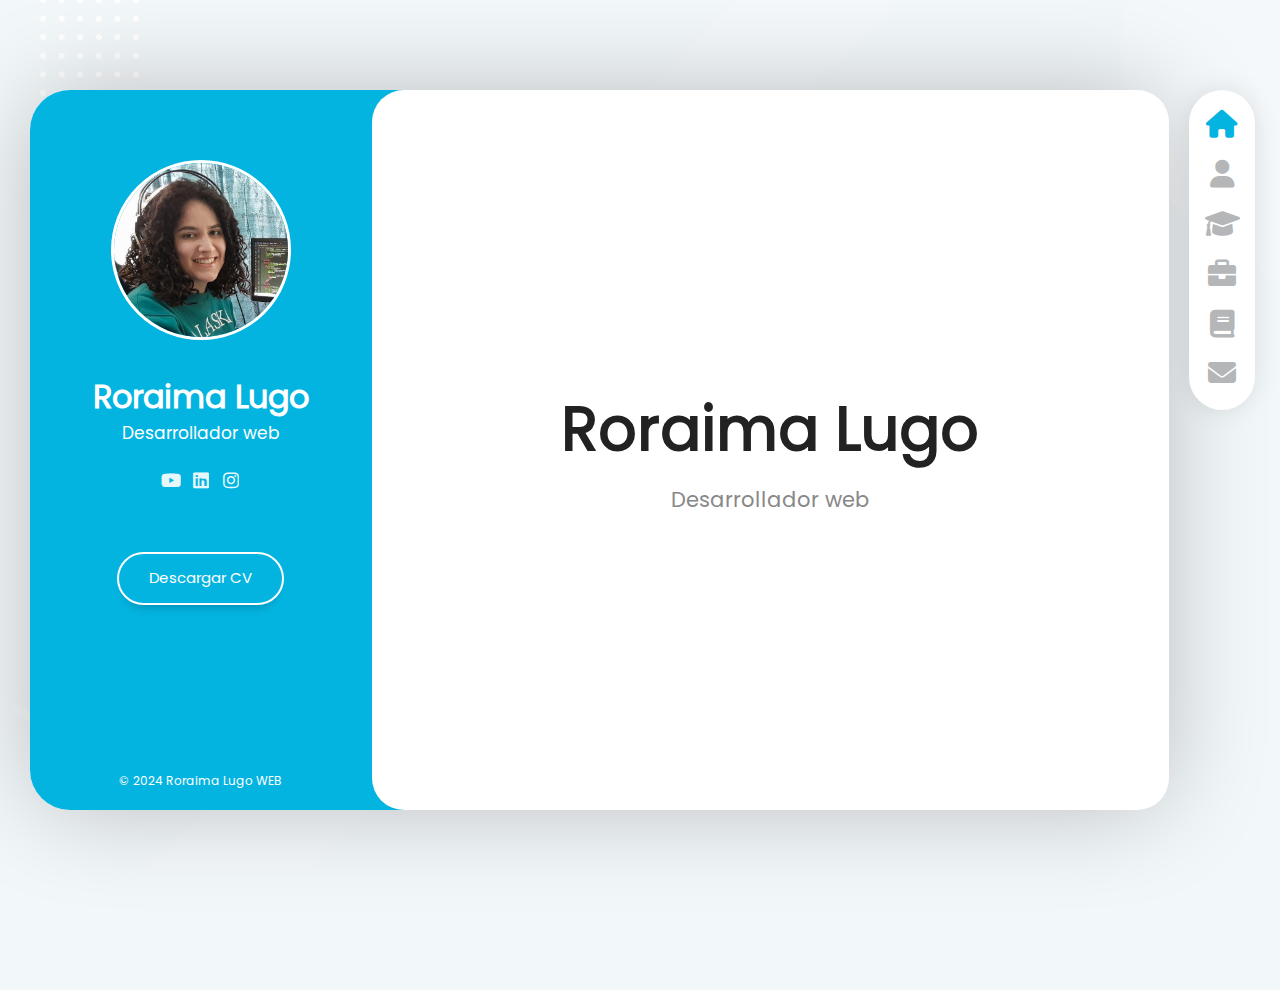
<file: index.html>
<!DOCTYPE html>
<html lang="es">
<head>
    <meta charset="UTF-8">
    <meta http-equiv="X-UA-Compatible" content="IE=edge">
    <meta name="viewport" content="width=device-width, initial-scale=1, maximun-scale=1">
    <title>Portafolio - Roraima Lugo</title>

    <!--Estilos-->
    <link rel="stylesheet" href="./assets/fonts/fontawesome-free-6.1.2-web/css/all.min.css">
    <link rel="stylesheet" href="./assets/fonts/poppins/poppins.css">
    <link rel="stylesheet" href="./assets/css/reset.css">
    <link rel="stylesheet" href="./assets/css/scroll.css">
    <link rel="stylesheet" href="./assets/css/styles.css">
    <link rel="stylesheet" href="./assets/css/responsive.css">

    <!--Scripts JS-->
    <script src="./assets/js/menu.js" defer></script>
</head>
<body>
    
    <!--Layout Principal-->
    <div class="layout">

        <!--Barra lateral (info usuario)-->
        <aside class="layout__aside">

            <section class="aside__user-info">

                <!--Informacion general usuario-->
                <div class="user-info__general">
                    <div class="user-info__container-image">
                        <img src="./assets/img/default-user-2.jpeg" class="user-info__image" alt="Foto de perfil del usuario">
                    </div>

                    <h2 class="user-info__name">Roraima Lugo</h2>
                    <h4 class="user-info__job">Desarrollador web</h4>
                </div>

                <!--Menú de navegación-->
                <nav class="layout__menu">
                    <ul class="menu__list">
                        
                        <li class="menu__option">
                            <a href="index.html" class="menu__link menu__link--active">
                                <i class="fa-solid fa-home menu__icon"></i>
                                <span class="menu__overlay">Home</span>
                            </a>
                        </li>

                        <li class="menu__option">
                            <a href="sobre-mi.html" class="menu__link">
                                <i class="fa-solid fa-user menu__icon"></i>
                                <span class="menu__overlay">Sobre mí</span>
                            </a>
                        </li>

                        <li class="menu__option">
                            <a href="estudios.html" class="menu__link">
                                <i class="fa-solid fa-graduation-cap menu__icon"></i>
                                <span class="menu__overlay">Estudios</span>
                            </a>
                        </li>

                        <li class="menu__option">
                            <a href="portafolio.html" class="menu__link">
                                <i class="fa-solid fa-briefcase menu__icon"></i>
                                <span class="menu__overlay">Portafolio</span>
                            </a>
                        </li>

                        <li class="menu__option">
                            <a href="blog.html" class="menu__link">
                                <i class="fa-solid fa-book menu__icon"></i>
                                <span class="menu__overlay">Blog</span>
                            </a>
                        </li>

                        <li class="menu__option">
                            <a href="contacto.html" class="menu__link">
                                <i class="fa-solid fa-envelope menu__icon"></i>
                                <span class="menu__overlay">Contacto</span>
                            </a>
                        </li>

                    </ul>
                </nav>

                <!--Links a redes sociales-->
                <div class="user-info__links">
                    <ul class="links__social">

                        <li class="social__option">
                            <a href="#" class="social__link">
                                <i class="fa-brands fa-youtube social__icon"></i>
                            </a>
                        </li>

                        <li class="social__option">
                            <a href="#" class="social__link">
                                <i class="fa-brands fa-linkedin social__icon"></i>
                            </a>
                        </li>

                        <li class="social__option">
                            <a href="#" class="social__link">
                                <i class="fa-brands fa-instagram social__icon"></i>
                            </a>
                        </li>

                    </ul>
                </div>

                <!--Boton del curriculo-->
                <div class="user-info__buttons">
                    <a href="#" class="user-info__btn">Descargar CV</a>
                </div>


                <!--Pie de página-->
                <footer class="user-info__footer">
                    &copy; 2024 Roraima Lugo WEB
                </footer>

            </section>

        </aside>

        <!--Menu responsive-->
        <div class="layout__menu-toggle">
            <i class="menu-toggle__icon fa-solid fa-bars"></i>
            <i class="menu-toggle__icon fa-solid fa-xmark"></i>
        </div>
        
        <!--Contenido principal-->
        <main class="layout__content">

            <section class="content__page">

                <h1 class="page__name">Roraima Lugo</h1>
                <h2 class="page__job">Desarrollador web</h2>

            </section>

        </main>

    </div>

</body>
</html>
</file>
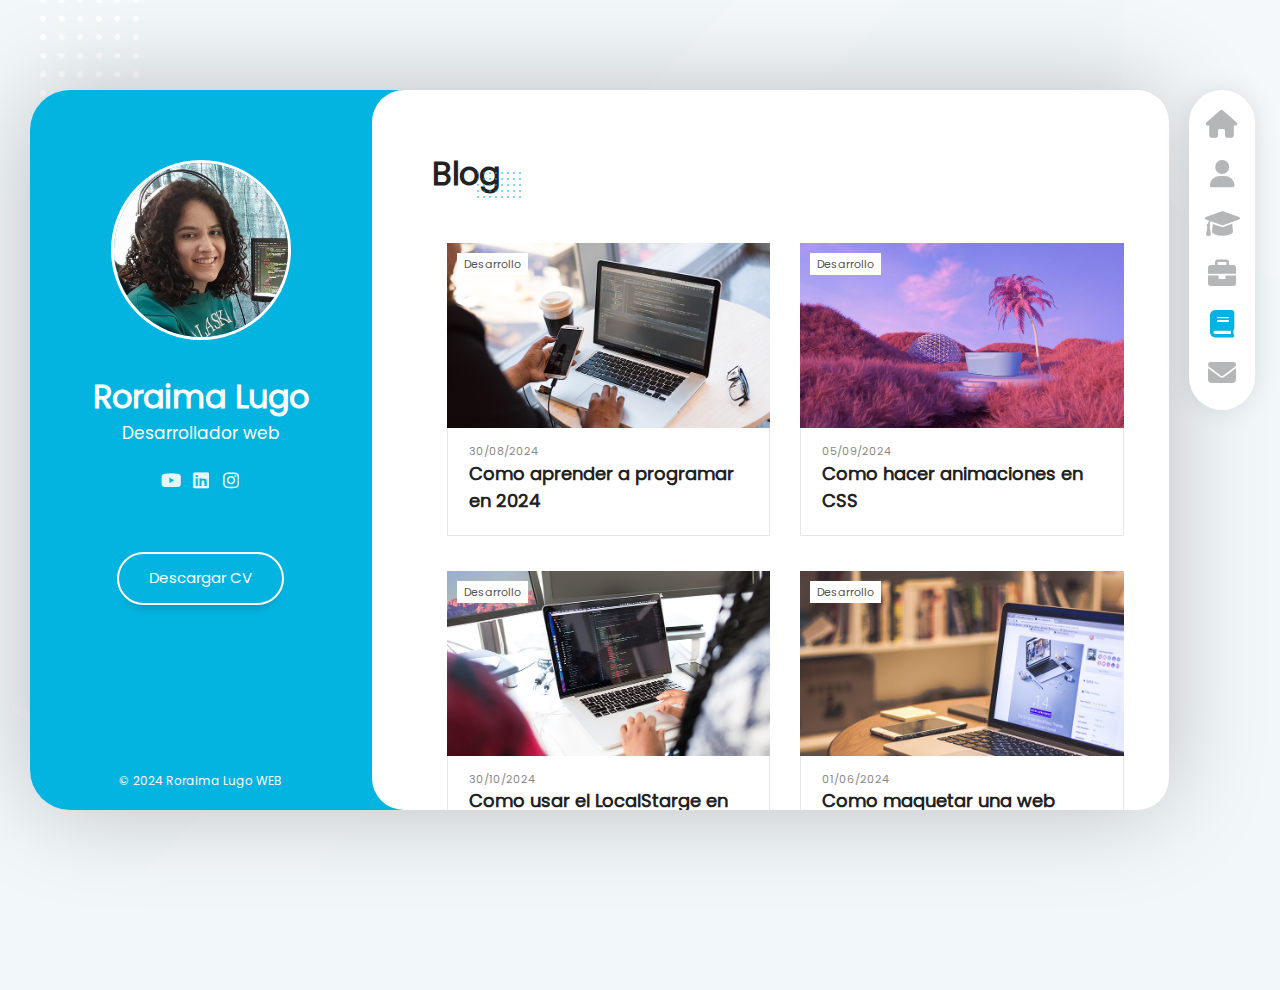
<file: blog.html>
<!DOCTYPE html>
<html lang="es">
<head>
    <meta charset="UTF-8">
    <meta http-equiv="X-UA-Compatible" content="IE=edge">
    <meta name="viewport" content="width=device-width, initial-scale=1, maximun-scale=1">
    <title>Portafolio - Roraima Lugo</title>

    <!--Estilos-->
    <link rel="stylesheet" href="./assets/fonts/fontawesome-free-6.1.2-web/css/all.min.css">
    <link rel="stylesheet" href="./assets/fonts/poppins/poppins.css">
    <link rel="stylesheet" href="./assets/css/reset.css">
    <link rel="stylesheet" href="./assets/css/scroll.css">
    <link rel="stylesheet" href="./assets/css/styles.css">
    <link rel="stylesheet" href="./assets/css/responsive.css">

    <!--Scripts JS-->
    <script src="./assets/js/menu.js" defer></script>
</head>
<body>
    
    <!--Layout Principal-->
    <div class="layout">

        <!--Barra lateral (info usuario)-->
        <aside class="layout__aside">

            <section class="aside__user-info">

                <!--Informacion general usuario-->
                <div class="user-info__general">
                    <div class="user-info__container-image">
                        <img src="./assets/img/default-user-2.jpeg" class="user-info__image" alt="Foto de perfil del usuario">
                    </div>

                    <h2 class="user-info__name">Roraima Lugo</h2>
                    <h4 class="user-info__job">Desarrollador web</h4>
                </div>

                <!--Menú de navegación-->
                <nav class="layout__menu">
                    <ul class="menu__list">
                        
                        <li class="menu__option">
                            <a href="index.html" class="menu__link">
                                <i class="fa-solid fa-home menu__icon"></i>
                                <span class="menu__overlay">Home</span>
                            </a>
                        </li>

                        <li class="menu__option">
                            <a href="sobre-mi.html" class="menu__link">
                                <i class="fa-solid fa-user menu__icon"></i>
                                <span class="menu__overlay">Sobre mí</span>
                            </a>
                        </li>

                        <li class="menu__option">
                            <a href="estudios.html" class="menu__link">
                                <i class="fa-solid fa-graduation-cap menu__icon"></i>
                                <span class="menu__overlay">Estudios</span>
                            </a>
                        </li>

                        <li class="menu__option">
                            <a href="portafolio.html" class="menu__link">
                                <i class="fa-solid fa-briefcase menu__icon"></i>
                                <span class="menu__overlay">Portafolio</span>
                            </a>
                        </li>

                        <li class="menu__option">
                            <a href="blog.html" class="menu__link menu__link--active">
                                <i class="fa-solid fa-book menu__icon"></i>
                                <span class="menu__overlay">Blog</span>
                            </a>
                        </li>

                        <li class="menu__option">
                            <a href="contacto.html" class="menu__link">
                                <i class="fa-solid fa-envelope menu__icon"></i>
                                <span class="menu__overlay">Contacto</span>
                            </a>
                        </li>

                    </ul>
                </nav>

                <!--Links a redes sociales-->
                <div class="user-info__links">
                    <ul class="links__social">

                        <li class="social__option">
                            <a href="#" class="social__link">
                                <i class="fa-brands fa-youtube social__icon"></i>
                            </a>
                        </li>

                        <li class="social__option">
                            <a href="#" class="social__link">
                                <i class="fa-brands fa-linkedin social__icon"></i>
                            </a>
                        </li>

                        <li class="social__option">
                            <a href="#" class="social__link">
                                <i class="fa-brands fa-instagram social__icon"></i>
                            </a>
                        </li>

                    </ul>
                </div>

                <!--Boton del curriculo-->
                <div class="user-info__buttons">
                    <a href="#" class="user-info__btn">Descargar CV</a>
                </div>


                <!--Pie de página-->
                <footer class="user-info__footer">
                    &copy; 2024 Roraima Lugo WEB
                </footer>

            </section>

        </aside>

        <!--Menu responsive-->
        <div class="layout__menu-toggle">
            <i class="menu-toggle__icon fa-solid fa-bars"></i>
            <i class="menu-toggle__icon fa-solid fa-xmark"></i>
        </div>

        <!--Contenido principal-->
        <main class="layout__content">

            <section class="content__page content__blog">

                <header class="blog__header">
                    <h1 class="blog__title">Blog</h1>
                </header>
                
                <section class="blog__articles">
                    
                    <article class="articles__article">
                        <div class="article__top">
                            <div class="article__category">Desarrollo</div>
                            <a href="#" class="article__image-link">
                                <div class="article__mask">
                                    <img src="./assets/img/articulo-1.jpg" class="article__image" alt="Imagen del blog">
                                </div>

                                <div class="article__logo">
                                    <i class="article__icon fa-solid fa-book"></i>
                                </div>
                            </a>
                        </div>
                        <div class="article__bottom">
                            <time datetime="2024-08-30" class="article__date">30/08/2024</time>
                            <a href="#" class="article__link">
                                <h2 class="article__title">Como aprender a programar en 2024</h2>
                            </a>
                        </div>
                    </article>

                    <article class="articles__article">
                        <div class="article__top">
                            <div class="article__category">Desarrollo</div>
                            <a href="#" class="article__image-link">
                                <div class="article__mask">
                                    <img src="./assets/img/articulo-2.jpg" class="article__image" alt="Imagen del blog">
                                </div>

                                <div class="article__logo">
                                    <i class="article__icon fa-solid fa-book"></i>
                                </div>
                            </a>
                        </div>
                        <div class="article__bottom">
                            <time datetime="2024-09-05" class="article__date">05/09/2024</time>
                            <a href="#" class="article__link">
                                <h2 class="article__title">Como hacer animaciones en CSS</h2>
                            </a>
                        </div>
                    </article>

                    <article class="articles__article">
                        <div class="article__top">
                            <div class="article__category">Desarrollo</div>
                            <a href="#" class="article__image-link">
                                <div class="article__mask">
                                    <img src="./assets/img/articulo-3.jpg" class="article__image" alt="Imagen del blog">
                                </div>

                                <div class="article__logo">
                                    <i class="article__icon fa-solid fa-book"></i>
                                </div>
                            </a>
                        </div>
                        <div class="article__bottom">
                            <time datetime="2024-10-30" class="article__date">30/10/2024</time>
                            <a href="#" class="article__link">
                                <h2 class="article__title">Como usar el LocalStarge en JS</h2>
                            </a>
                        </div>
                    </article>

                    <article class="articles__article">
                        <div class="article__top">
                            <div class="article__category">Desarrollo</div>
                            <a href="#" class="article__image-link">
                                <div class="article__mask">
                                    <img src="./assets/img/articulo-4.jpg" class="article__image" alt="Imagen del blog">
                                </div>

                                <div class="article__logo">
                                    <i class="article__icon fa-solid fa-book"></i>
                                </div>
                            </a>
                        </div>
                        <div class="article__bottom">
                            <time datetime="2024-06-10" class="article__date">01/06/2024</time>
                            <a href="#" class="article__link">
                                <h2 class="article__title">Como maquetar una web</h2>
                            </a>
                        </div>
                    </article>

                </section>

            </section>

        </main>

    </div>

</body>
</html>
</file>
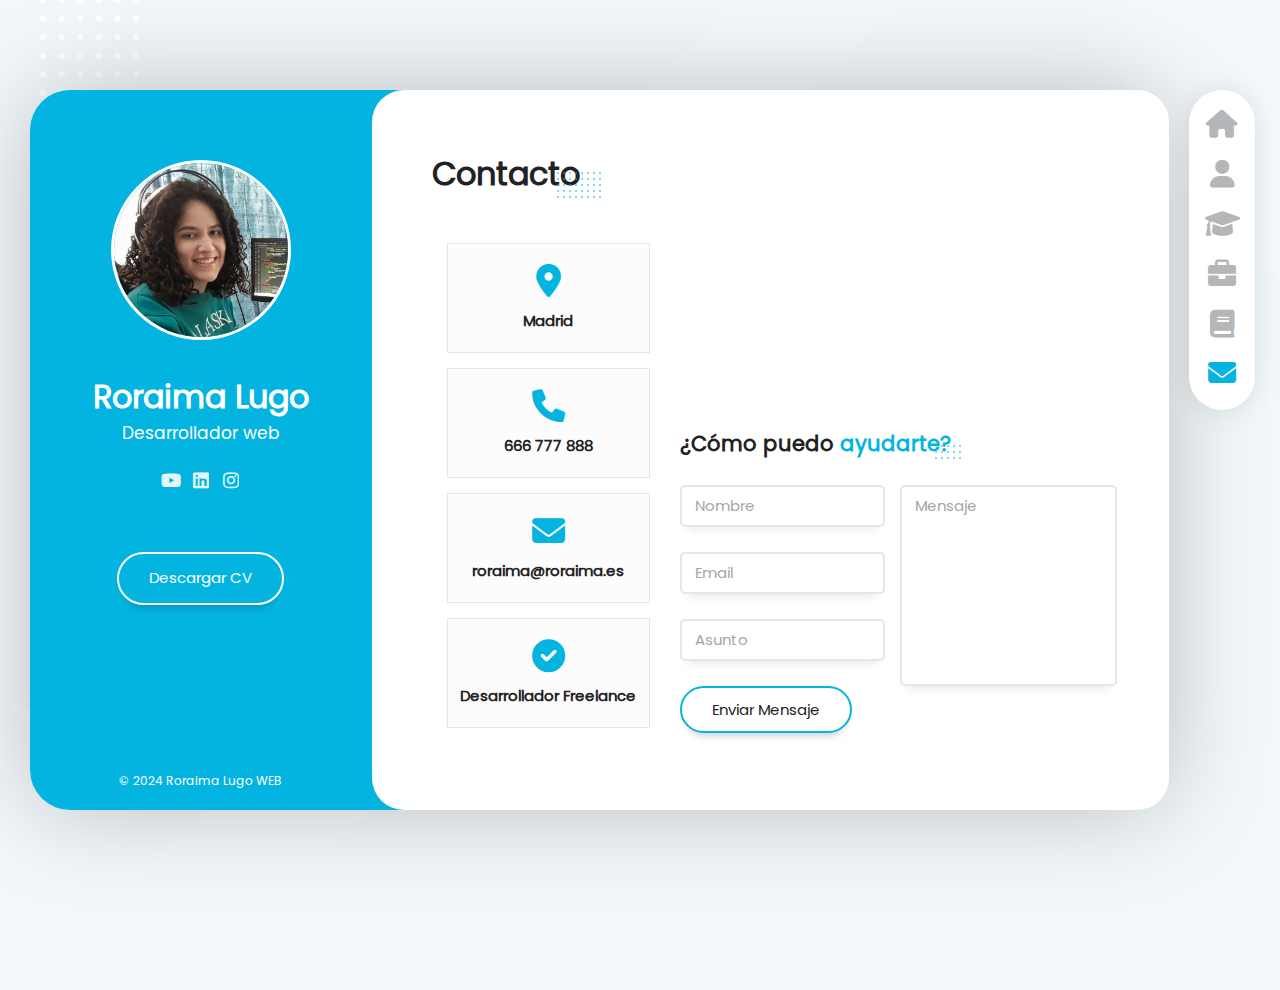
<file: contacto.html>
<!DOCTYPE html>
<html lang="es">
<head>
    <meta charset="UTF-8">
    <meta http-equiv="X-UA-Compatible" content="IE=edge">
    <meta name="viewport" content="width=device-width, initial-scale=1, maximun-scale=1">
    <title>Portafolio - Roraima Lugo</title>

    <!--Estilos-->
    <link rel="stylesheet" href="./assets/fonts/fontawesome-free-6.1.2-web/css/all.min.css">
    <link rel="stylesheet" href="./assets/fonts/poppins/poppins.css">
    <link rel="stylesheet" href="./assets/css/reset.css">
    <link rel="stylesheet" href="./assets/css/scroll.css">
    <link rel="stylesheet" href="./assets/css/styles.css">
    <link rel="stylesheet" href="./assets/css/loader.css">
    <link rel="stylesheet" href="./assets/css/responsive.css">

    <!--Scripts JS-->
    <script src="./assets/js/map.js" defer></script>   
    <script src="./assets/js/menu.js" defer></script>

</head>
<body>
    
    <!--Layout Principal-->
    <div class="layout">

        <!--Barra lateral (info usuario)-->
        <aside class="layout__aside">

            <section class="aside__user-info">

                <!--Informacion general usuario-->
                <div class="user-info__general">
                    <div class="user-info__container-image">
                        <img src="./assets/img/default-user-2.jpeg" class="user-info__image" alt="Foto de perfil del usuario">
                    </div>

                    <h2 class="user-info__name">Roraima Lugo</h2>
                    <h4 class="user-info__job">Desarrollador web</h4>
                </div>

                <!--Menú de navegación-->
                <nav class="layout__menu">
                    <ul class="menu__list">
                        
                        <li class="menu__option">
                            <a href="index.html" class="menu__link">
                                <i class="fa-solid fa-home menu__icon"></i>
                                <span class="menu__overlay">Home</span>
                            </a>
                        </li>

                        <li class="menu__option">
                            <a href="sobre-mi.html" class="menu__link">
                                <i class="fa-solid fa-user menu__icon"></i>
                                <span class="menu__overlay">Sobre mí</span>
                            </a>
                        </li>

                        <li class="menu__option">
                            <a href="estudios.html" class="menu__link">
                                <i class="fa-solid fa-graduation-cap menu__icon"></i>
                                <span class="menu__overlay">Estudios</span>
                            </a>
                        </li>

                        <li class="menu__option">
                            <a href="portafolio.html" class="menu__link">
                                <i class="fa-solid fa-briefcase menu__icon"></i>
                                <span class="menu__overlay">Portafolio</span>
                            </a>
                        </li>

                        <li class="menu__option">
                            <a href="blog.html" class="menu__link">
                                <i class="fa-solid fa-book menu__icon"></i>
                                <span class="menu__overlay">Blog</span>
                            </a>
                        </li>

                        <li class="menu__option">
                            <a href="contacto.html" class="menu__link menu__link--active">
                                <i class="fa-solid fa-envelope menu__icon"></i>
                                <span class="menu__overlay">Contacto</span>
                            </a>
                        </li>

                    </ul>
                </nav>

                <!--Links a redes sociales-->
                <div class="user-info__links">
                    <ul class="links__social">

                        <li class="social__option">
                            <a href="#" class="social__link">
                                <i class="fa-brands fa-youtube social__icon"></i>
                            </a>
                        </li>

                        <li class="social__option">
                            <a href="#" class="social__link">
                                <i class="fa-brands fa-linkedin social__icon"></i>
                            </a>
                        </li>

                        <li class="social__option">
                            <a href="#" class="social__link">
                                <i class="fa-brands fa-instagram social__icon"></i>
                            </a>
                        </li>

                    </ul>
                </div>

                <!--Boton del curriculo-->
                <div class="user-info__buttons">
                    <a href="#" class="user-info__btn">Descargar CV</a>
                </div>


                <!--Pie de página-->
                <footer class="user-info__footer">
                    &copy; 2024 Roraima Lugo WEB
                </footer>

            </section>

        </aside>

        <!--Menu responsive-->
        <div class="layout__menu-toggle">
            <i class="menu-toggle__icon fa-solid fa-bars"></i>
            <i class="menu-toggle__icon fa-solid fa-xmark"></i>
        </div>

        <!--Contenido principal-->
        <main class="layout__content">

            <section class="content__page content__contact">

                <header class="contact__header">
                    <h1 class="contact__title">Contacto</h1>
                </header>
                
                <div class="contact__container">

                    <section class="contact__info">
                        
                        <div class="contact__data">
                            <i class="contact__icon fa-solid fa-location-dot"></i>
                            <h2 class="contact__subtitle">Madrid</h2>
                        </div>

                        <div class="contact__data">
                            <i class="contact__icon fa-solid fa-phone"></i>
                            <h2 class="contact__subtitle">666 777 888</h2>
                        </div>

                        <div class="contact__data">
                            <i class="contact__icon fa-solid fa-envelope"></i>
                            <h2 class="contact__subtitle">roraima@roraima.es</h2>
                        </div>

                        <div class="contact__data">
                            <i class="contact__icon fa-solid fa-check-circle"></i>
                            <h2 class="contact__subtitle">Desarrollador Freelance</h2>
                        </div>

                    </section>

                    <section class="contact__form-box">

                        <div class="contact__map" id="load-iframe-map">
                            <span class="loader"></span>
                        </div>

                        <header class="contact__form-header">
                            <h3 class="form-header__title">¿Cómo puedo <span class="title__color">ayudarte?</span></h3>
                        </header>

                        <form class="contact__form">
                            <div class="form__container">

                                <section class="form__left">
                                    <div class="form__group">
                                        <input type="text" class="form__input" name="name" placeholder="Nombre" required>
                                        <label for="name" class="form__label">Nombre</label>
                                    </div>

                                    <div class="form__group">
                                        <input type="text" class="form__input" name="email" placeholder="Email" required>
                                        <label for="email" class="form__label">Email</label>
                                    </div>

                                    <div class="form__group">
                                        <input type="text" class="form__input" name="subject" placeholder="Asunto" required>
                                        <label for="subject" class="form__label">Asunto</label>
                                    </div>
                                </section>

                                <section class="form__right">
                                    <div class="form__group form__group--textarea">
                                        <textarea class="form__input form__input--textarea" name="message" placeholder="Mensaje" required></textarea>
                                        <label for="message" class="form__label">Mensaje</label>
                                    </div>
                                </section>                               

                            </div>

                            <input type="submit" class="form__button" value="Enviar Mensaje">
                        </form>

                    </section>

                </div>

            </section>

        </main>

    </div>

</body>
</html>
</file>
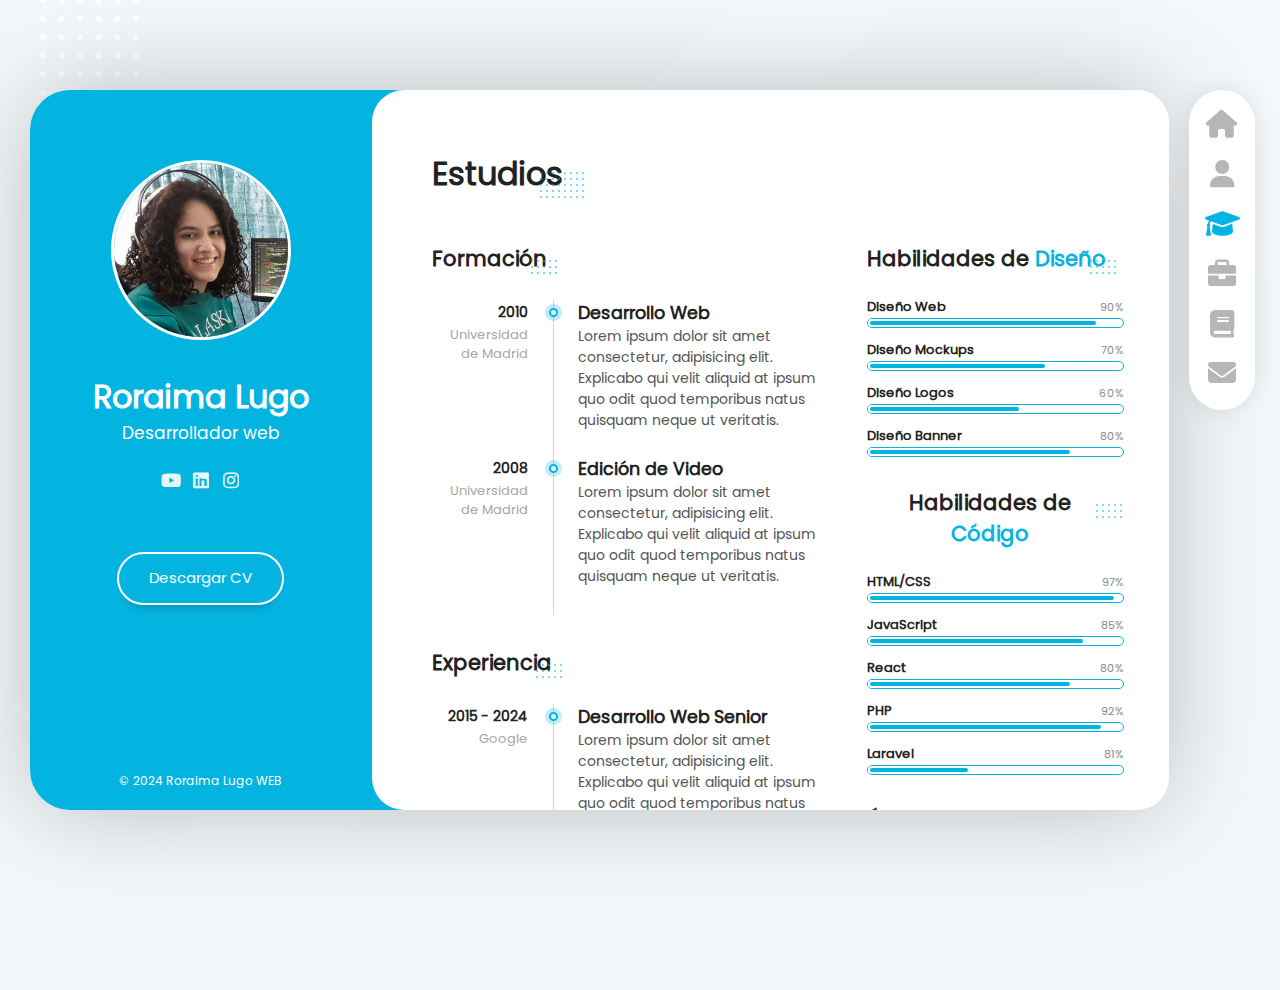
<file: estudios.html>
<!DOCTYPE html>
<html lang="es">
<head>
    <meta charset="UTF-8">
    <meta http-equiv="X-UA-Compatible" content="IE=edge">
    <meta name="viewport" content="width=device-width, initial-scale=1, maximun-scale=1">
    <title>Portafolio - Roraima Lugo</title>

    <!--Estilos-->
    <link rel="stylesheet" href="./assets/fonts/fontawesome-free-6.1.2-web/css/all.min.css">
    <link rel="stylesheet" href="./assets/fonts/poppins/poppins.css">
    <link rel="stylesheet" href="./assets/css/reset.css">
    <link rel="stylesheet" href="./assets/css/scroll.css">
    <link rel="stylesheet" href="./assets/css/styles.css">
    <link rel="stylesheet" href="./assets/css/responsive.css">

    <!--Scripts JS-->
    <script src="./assets/js/menu.js" defer></script>
</head>
<body>
    
    <!--Layout Principal-->
    <div class="layout">

        <!--Barra lateral (info usuario)-->
        <aside class="layout__aside">

            <section class="aside__user-info">

                <!--Informacion general usuario-->
                <div class="user-info__general">
                    <div class="user-info__container-image">
                        <img src="./assets/img/default-user-2.jpeg" class="user-info__image" alt="Foto de perfil del usuario">
                    </div>

                    <h2 class="user-info__name">Roraima Lugo</h2>
                    <h4 class="user-info__job">Desarrollador web</h4>
                </div>

                <!--Menú de navegación-->
                <nav class="layout__menu">
                    <ul class="menu__list">
                        
                        <li class="menu__option">
                            <a href="index.html" class="menu__link">
                                <i class="fa-solid fa-home menu__icon"></i>
                                <span class="menu__overlay">Home</span>
                            </a>
                        </li>

                        <li class="menu__option">
                            <a href="sobre-mi.html" class="menu__link">
                                <i class="fa-solid fa-user menu__icon"></i>
                                <span class="menu__overlay">Sobre mí</span>
                            </a>
                        </li>

                        <li class="menu__option">
                            <a href="estudios.html" class="menu__link menu__link--active">
                                <i class="fa-solid fa-graduation-cap menu__icon"></i>
                                <span class="menu__overlay">Estudios</span>
                            </a>
                        </li>

                        <li class="menu__option">
                            <a href="portafolio.html" class="menu__link">
                                <i class="fa-solid fa-briefcase menu__icon"></i>
                                <span class="menu__overlay">Portafolio</span>
                            </a>
                        </li>

                        <li class="menu__option">
                            <a href="blog.html" class="menu__link">
                                <i class="fa-solid fa-book menu__icon"></i>
                                <span class="menu__overlay">Blog</span>
                            </a>
                        </li>

                        <li class="menu__option">
                            <a href="contacto.html" class="menu__link">
                                <i class="fa-solid fa-envelope menu__icon"></i>
                                <span class="menu__overlay">Contacto</span>
                            </a>
                        </li>

                    </ul>
                </nav>

                <!--Links a redes sociales-->
                <div class="user-info__links">
                    <ul class="links__social">

                        <li class="social__option">
                            <a href="#" class="social__link">
                                <i class="fa-brands fa-youtube social__icon"></i>
                            </a>
                        </li>

                        <li class="social__option">
                            <a href="#" class="social__link">
                                <i class="fa-brands fa-linkedin social__icon"></i>
                            </a>
                        </li>

                        <li class="social__option">
                            <a href="#" class="social__link">
                                <i class="fa-brands fa-instagram social__icon"></i>
                            </a>
                        </li>

                    </ul>
                </div>

                <!--Boton del curriculo-->
                <div class="user-info__buttons">
                    <a href="#" class="user-info__btn">Descargar CV</a>
                </div>


                <!--Pie de página-->
                <footer class="user-info__footer">
                    &copy; 2024 Roraima Lugo WEB
                </footer>

            </section>

        </aside>

        <!--Menu responsive-->
        <div class="layout__menu-toggle">
            <i class="menu-toggle__icon fa-solid fa-bars"></i>
            <i class="menu-toggle__icon fa-solid fa-xmark"></i>
        </div>

        <!--Contenido principal-->
        <main class="layout__content">

            <section class="content__page content__resume">

                <header class="resume__header">
                    <h1 class="resume__title">Estudios</h1>
                </header>
                
                <div class="resume__container">

                    <section class="resume__left">
                        <header class="resume__subheader">
                            <h2 class="resume__subtitle">Formación</h2>
                        </header>

                        <div class="resume__timelines">
                            
                            <article class="timelines__timeline">
                                <header class="timeline__header">
                                    <h4 class="timeline__year">2010</h4>
                                    <span class="timeline__company">Universidad de Madrid</span>
                                </header>

                                <div class="timeline__divider"></div>

                                <div class="timeline__description">
                                    <h3 class="timeline__title">Desarrollo Web</h3>
                                    <p class="timeline__text">
                                        Lorem ipsum dolor sit amet consectetur, adipisicing elit. Explicabo qui velit aliquid at ipsum quo odit quod temporibus natus quisquam neque ut veritatis.
                                    </p>
                                </div>
                            </article>

                            <article class="timelines__timeline">
                                <header class="timeline__header">
                                    <h4 class="timeline__year">2008</h4>
                                    <span class="timeline__company">Universidad de Madrid</span>
                                </header>

                                <div class="timeline__divider"></div>

                                <div class="timeline__description">
                                    <h3 class="timeline__title">Edición de Video</h3>
                                    <p class="timeline__text">
                                        Lorem ipsum dolor sit amet consectetur, adipisicing elit. Explicabo qui velit aliquid at ipsum quo odit quod temporibus natus quisquam neque ut veritatis.
                                    </p>
                                </div>
                            </article>

                        </div>

                        <header class="resume__subheader">
                            <h2 class="resume__subtitle">Experiencia</h2>
                        </header>

                        <div class="resume__timelines">
                            
                            <article class="timelines__timeline">
                                <header class="timeline__header">
                                    <h4 class="timeline__year">2015 - 2024</h4>
                                    <span class="timeline__company">Google</span>
                                </header>

                                <div class="timeline__divider"></div>

                                <div class="timeline__description">
                                    <h3 class="timeline__title">Desarrollo Web Senior</h3>
                                    <p class="timeline__text">
                                        Lorem ipsum dolor sit amet consectetur, adipisicing elit. Explicabo qui velit aliquid at ipsum quo odit quod temporibus natus quisquam neque ut veritatis.
                                    </p>
                                </div>
                            </article>

                            <article class="timelines__timeline">
                                <header class="timeline__header">
                                    <h4 class="timeline__year">2016 - 2022</h4>
                                    <span class="timeline__company">Youtube</span>
                                </header>

                                <div class="timeline__divider"></div>

                                <div class="timeline__description">
                                    <h3 class="timeline__title">Edición de Video</h3>
                                    <p class="timeline__text">
                                        Lorem ipsum dolor sit amet consectetur, adipisicing elit. Explicabo qui velit aliquid at ipsum quo odit quod temporibus natus quisquam neque ut veritatis.
                                    </p>
                                </div>
                            </article>

                            <article class="timelines__timeline">
                                <header class="timeline__header">
                                    <h4 class="timeline__year">2013 - 2015</h4>
                                    <span class="timeline__company">Google</span>
                                </header>

                                <div class="timeline__divider"></div>

                                <div class="timeline__description">
                                    <h3 class="timeline__title">Desarrollador PHP</h3>
                                    <p class="timeline__text">
                                        Lorem ipsum dolor sit amet consectetur, adipisicing elit. Explicabo qui velit aliquid at ipsum quo odit quod temporibus natus quisquam neque ut veritatis.
                                    </p>
                                </div>
                            </article>

                        </div>
                    </section>

                    <section class="resume__right">
                        <header class="resume__subheader">
                            <h2 class="resume__subtitle">Habilidades de <span class="title__color">Diseño</span></h2>
                        </header>

                        <div class="resume__skills">
                            <article class="skills__title">
                                <h4 class="skills__text">Diseño Web</h4>
                                <span class="skills__number">90%</span>
                            </article>

                            <div class="skills__progressbar">
                                <div class="skills__percentage skills__percentage--p90"></div>
                            </div>

                            <article class="skills__title">
                                <h4 class="skills__text">Diseño Mockups</h4>
                                <span class="skills__number">70%</span>
                            </article>

                            <div class="skills__progressbar">
                                <div class="skills__percentage skills__percentage--p70"></div>
                            </div>

                            <article class="skills__title">
                                <h4 class="skills__text">Diseño Logos</h4>
                                <span class="skills__number">60%</span>
                            </article>

                            <div class="skills__progressbar">
                                <div class="skills__percentage skills__percentage--p60"></div>
                            </div>

                            <article class="skills__title">
                                <h4 class="skills__text">Diseño Banner</h4>
                                <span class="skills__number">80%</span>
                            </article>

                            <div class="skills__progressbar">
                                <div class="skills__percentage skills__percentage--p80"></div>
                            </div>

                        </div>

                        <header class="resume__subheader">
                            <h2 class="resume__subtitle">Habilidades de <span class="title__color">Código</span></h2>
                        </header>

                        <div class="resume__skills">
                            <article class="skills__title">
                                <h4 class="skills__text">HTML/CSS</h4>
                                <span class="skills__number">97%</span>
                            </article>

                            <div class="skills__progressbar">
                                <div class="skills__percentage skills__percentage--p97"></div>
                            </div>

                            <article class="skills__title">
                                <h4 class="skills__text">JavaScript</h4>
                                <span class="skills__number">85%</span>
                            </article>

                            <div class="skills__progressbar">
                                <div class="skills__percentage skills__percentage--p85"></div>
                            </div>

                            <article class="skills__title">
                                <h4 class="skills__text">React</h4>
                                <span class="skills__number">80%</span>
                            </article>

                            <div class="skills__progressbar">
                                <div class="skills__percentage skills__percentage--p80"></div>
                            </div>

                            <article class="skills__title">
                                <h4 class="skills__text">PHP</h4>
                                <span class="skills__number">92%</span>
                            </article>

                            <div class="skills__progressbar">
                                <div class="skills__percentage skills__percentage--p92"></div>
                            </div>

                            <article class="skills__title">
                                <h4 class="skills__text">Laravel</h4>
                                <span class="skills__number">81%</span>
                            </article>

                            <div class="skills__progressbar">
                                <div class="skills__percentage skills__percentage--p81"></div>
                            </div>

                        </div>

                        <header class="resume__subheader">
                            <h2 class="resume__subtitle">Área de Conocimiento</h2>
                        </header>

                        <div class="resume__knowledges">
                            <ul class="knowledges__list">
                                <li class="knowledges__option">Programación</li>
                                <li class="knowledges__option">Desarrollo Web</li>
                                <li class="knowledges__option">Diseño Web</li>
                                <li class="knowledges__option">Redes Sociales</li>
                                <li class="knowledges__option">Comunicación</li>
                                <li class="knowledges__option">Edición de Videos</li>
                                <li class="knowledges__option">Formación</li>
                            </ul>
                        </div>
                    </section>

                </div>

                <div class="resume__certificates">
                    <header class="resume__subheader">
                        <h2 class="resume__subtitle">Certificados</h2>
                    </header>

                    <section class="certificates__container">
                        
                        <article class="certificates__certificate">
                            <div class="certificate__logo">
                                <img src="./assets/img/certificado-1.png" class="certificates__image">
                            </div>

                            <div class="certificate__content">
                                <h4 class="certificate__title">Master en PHP, SQL, POO, MVC, Laravel</h4>
                                <span class="certificate__id">shfkjfklsk2542</span>
                                <span class="certificate__date">10 Junio 2023</span>
                            </div>
                        </article>

                        <article class="certificates__certificate">
                            <div class="certificate__logo">
                                <img src="./assets/img/certificado-1.png" class="certificates__image">
                            </div>

                            <div class="certificate__content">
                                <h4 class="certificate__title">Master en Pruebas Técnicas: +70 Ejercicios de codigo</h4>
                                <span class="certificate__id">156445fdgdd</span>
                                <span class="certificate__date">10 Mayo 2023</span>
                            </div>
                        </article>

                    </section>
                </div>

            </section>

        </main>

    </div>

</body>
</html>
</file>
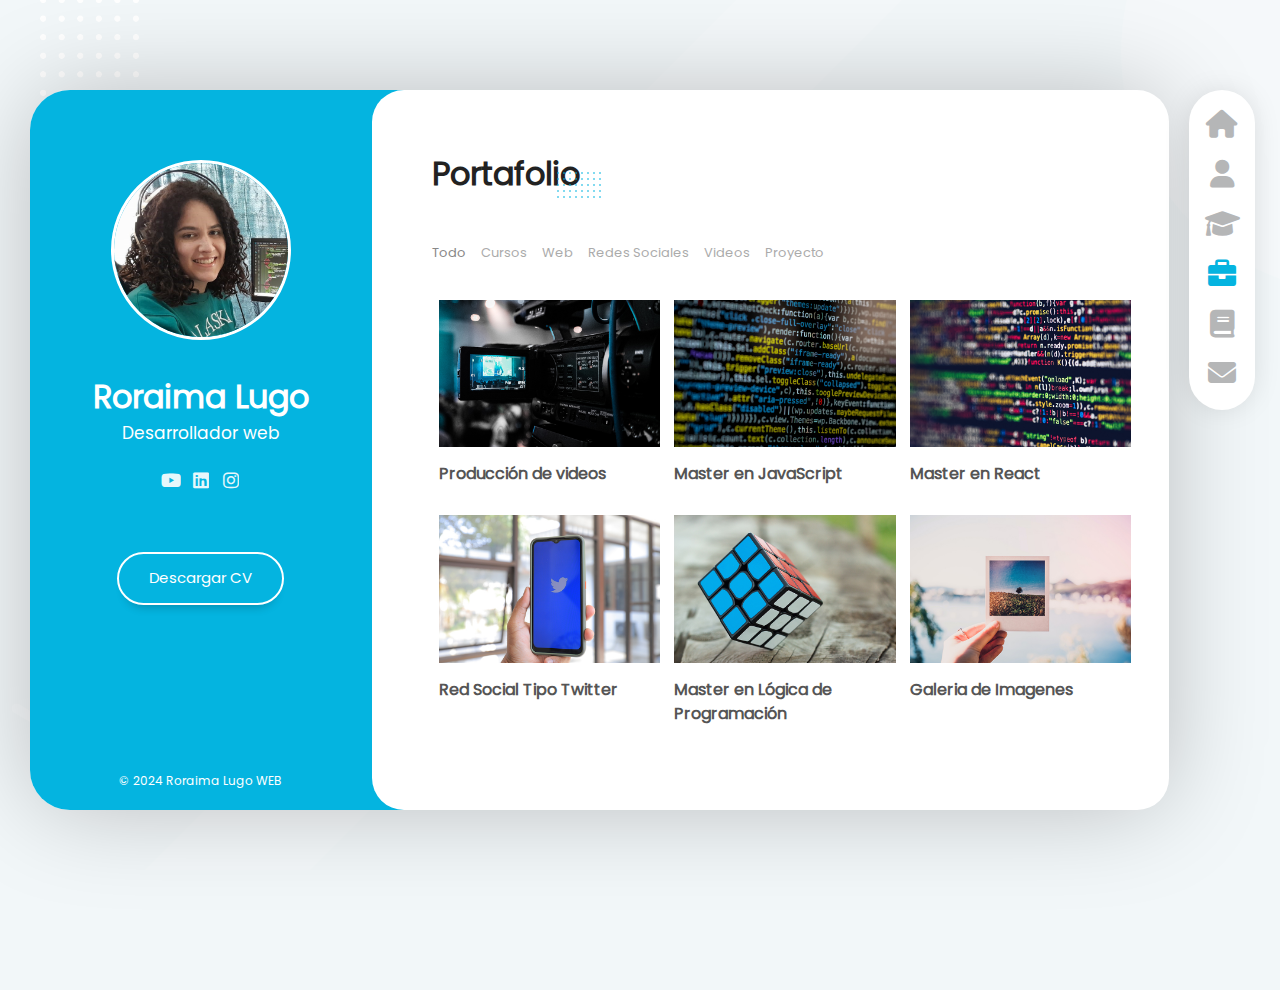
<file: portafolio.html>
<!DOCTYPE html>
<html lang="es">
<head>
    <meta charset="UTF-8">
    <meta http-equiv="X-UA-Compatible" content="IE=edge">
    <meta name="viewport" content="width=device-width, initial-scale=1, maximun-scale=1">
    <title>Portafolio - Roraima Lugo</title>

    <!--Estilos-->
    <link rel="stylesheet" href="./assets/fonts/fontawesome-free-6.1.2-web/css/all.min.css">
    <link rel="stylesheet" href="./assets/fonts/poppins/poppins.css">
    <link rel="stylesheet" href="./assets/css/reset.css">
    <link rel="stylesheet" href="./assets/css/scroll.css">
    <link rel="stylesheet" href="./assets/css/styles.css">
    <link rel="stylesheet" href="./assets/css/responsive.css">

    <!--Scripts JS-->
    <script src="./assets/js/menu.js" defer></script>
</head>
<body>
    
    <!--Layout Principal-->
    <div class="layout">

        <!--Barra lateral (info usuario)-->
        <aside class="layout__aside">

            <section class="aside__user-info">

                <!--Informacion general usuario-->
                <div class="user-info__general">
                    <div class="user-info__container-image">
                        <img src="./assets/img/default-user-2.jpeg" class="user-info__image" alt="Foto de perfil del usuario">
                    </div>

                    <h2 class="user-info__name">Roraima Lugo</h2>
                    <h4 class="user-info__job">Desarrollador web</h4>
                </div>

                <!--Menú de navegación-->
                <nav class="layout__menu">
                    <ul class="menu__list">
                        
                        <li class="menu__option">
                            <a href="index.html" class="menu__link">
                                <i class="fa-solid fa-home menu__icon"></i>
                                <span class="menu__overlay">Home</span>
                            </a>
                        </li>

                        <li class="menu__option">
                            <a href="sobre-mi.html" class="menu__link">
                                <i class="fa-solid fa-user menu__icon"></i>
                                <span class="menu__overlay">Sobre mí</span>
                            </a>
                        </li>

                        <li class="menu__option">
                            <a href="estudios.html" class="menu__link">
                                <i class="fa-solid fa-graduation-cap menu__icon"></i>
                                <span class="menu__overlay">Estudios</span>
                            </a>
                        </li>

                        <li class="menu__option">
                            <a href="portafolio.html" class="menu__link menu__link--active">
                                <i class="fa-solid fa-briefcase menu__icon"></i>
                                <span class="menu__overlay">Portafolio</span>
                            </a>
                        </li>

                        <li class="menu__option">
                            <a href="blog.html" class="menu__link">
                                <i class="fa-solid fa-book menu__icon"></i>
                                <span class="menu__overlay">Blog</span>
                            </a>
                        </li>

                        <li class="menu__option">
                            <a href="contacto.html" class="menu__link">
                                <i class="fa-solid fa-envelope menu__icon"></i>
                                <span class="menu__overlay">Contacto</span>
                            </a>
                        </li>

                    </ul>
                </nav>

                <!--Links a redes sociales-->
                <div class="user-info__links">
                    <ul class="links__social">

                        <li class="social__option">
                            <a href="#" class="social__link">
                                <i class="fa-brands fa-youtube social__icon"></i>
                            </a>
                        </li>

                        <li class="social__option">
                            <a href="#" class="social__link">
                                <i class="fa-brands fa-linkedin social__icon"></i>
                            </a>
                        </li>

                        <li class="social__option">
                            <a href="#" class="social__link">
                                <i class="fa-brands fa-instagram social__icon"></i>
                            </a>
                        </li>

                    </ul>
                </div>

                <!--Boton del curriculo-->
                <div class="user-info__buttons">
                    <a href="#" class="user-info__btn">Descargar CV</a>
                </div>


                <!--Pie de página-->
                <footer class="user-info__footer">
                    &copy; 2024 Roraima Lugo WEB
                </footer>

            </section>

        </aside>

        <!--Menu responsive-->
        <div class="layout__menu-toggle">
            <i class="menu-toggle__icon fa-solid fa-bars"></i>
            <i class="menu-toggle__icon fa-solid fa-xmark"></i>
        </div>

        <!--Contenido principal-->
        <main class="layout__content">

            <section class="content__page content__portfolio">

                <header class="portfolio__header">
                    <h1 class="portfolio__title">Portafolio</h1>
                </header>
                
                <nav class="portfolio__navbar">
                    <ul class="portfolio__menu">
                        <li class="portfolio__option portfolio__option--active">
                            <a href="#" class="portfolio__link">Todo</a>
                        </li>

                        <li class="portfolio__option">
                            <a href="#" class="portfolio__link">Cursos</a>
                        </li>

                        <li class="portfolio__option">
                            <a href="#" class="portfolio__link">Web</a>
                        </li>

                        <li class="portfolio__option">
                            <a href="#" class="portfolio__link">Redes Sociales</a>
                        </li>

                        <li class="portfolio__option">
                            <a href="#" class="portfolio__link">Videos</a>
                        </li>

                        <li class="portfolio__option">
                            <a href="#" class="portfolio__link">Proyecto</a>
                        </li>
                    </ul>
                </nav>

                <section class="portfolio__gallery">

                    <figure class="gallery__item">
                        <div class="gallery__container-image">
                            <a href="#" class="gallery__link">
                                <img src="./assets/img/galeria-1.jpg" class="gallery__image">
                            </a>
                        </div>

                        <figcaption class="gallery__title">Producción de videos</figcaption>
                        <i class="gallery__icon fa-solid fa-video-camera"></i>
                        <span class="gallery__category">Videos</span>
                    </figure>

                    <figure class="gallery__item">
                        <div class="gallery__container-image">
                            <a href="#" class="gallery__link">
                                <img src="./assets/img/galeria-2.jpg" class="gallery__image">
                            </a>
                        </div>

                        <figcaption class="gallery__title">Master en JavaScript</figcaption>
                        <i class="gallery__icon fa-solid fa-code"></i>
                        <span class="gallery__category">Cursos</span>
                    </figure>

                    <figure class="gallery__item">
                        <div class="gallery__container-image">
                            <a href="#" class="gallery__link">
                                <img src="./assets/img/galeria-3.jpg" class="gallery__image">
                            </a>
                        </div>

                        <figcaption class="gallery__title">Master en React</figcaption>
                        <i class="gallery__icon fa-solid fa-code-branch"></i>
                        <span class="gallery__category">Cursos</span>
                    </figure>

                    <figure class="gallery__item">
                        <div class="gallery__container-image">
                            <a href="#" class="gallery__link">
                                <img src="./assets/img/galeria-4.jpg" class="gallery__image">
                            </a>
                        </div>

                        <figcaption class="gallery__title">Red Social Tipo Twitter</figcaption>
                        <i class="gallery__icon fa-solid fa-code"></i>
                        <span class="gallery__category">Web</span>
                    </figure>

                    <figure class="gallery__item">
                        <div class="gallery__container-image">
                            <a href="#" class="gallery__link">
                                <img src="./assets/img/galeria-5.jpg" class="gallery__image">
                            </a>
                        </div>

                        <figcaption class="gallery__title">Master en Lógica de Programación</figcaption>
                        <i class="gallery__icon fa-solid fa-code"></i>
                        <span class="gallery__category">Cursos</span>
                    </figure>

                    <figure class="gallery__item">
                        <div class="gallery__container-image">
                            <a href="#" class="gallery__link">
                                <img src="./assets/img/galeria-6.jpg" class="gallery__image">
                            </a>
                        </div>

                        <figcaption class="gallery__title">Galeria de Imagenes</figcaption>
                        <i class="gallery__icon fa-solid fa-image-portrait"></i>
                        <span class="gallery__category">Proyectos</span>
                    </figure>

                </section>

            </section>

        </main>

    </div>

</body>
</html>
</file>
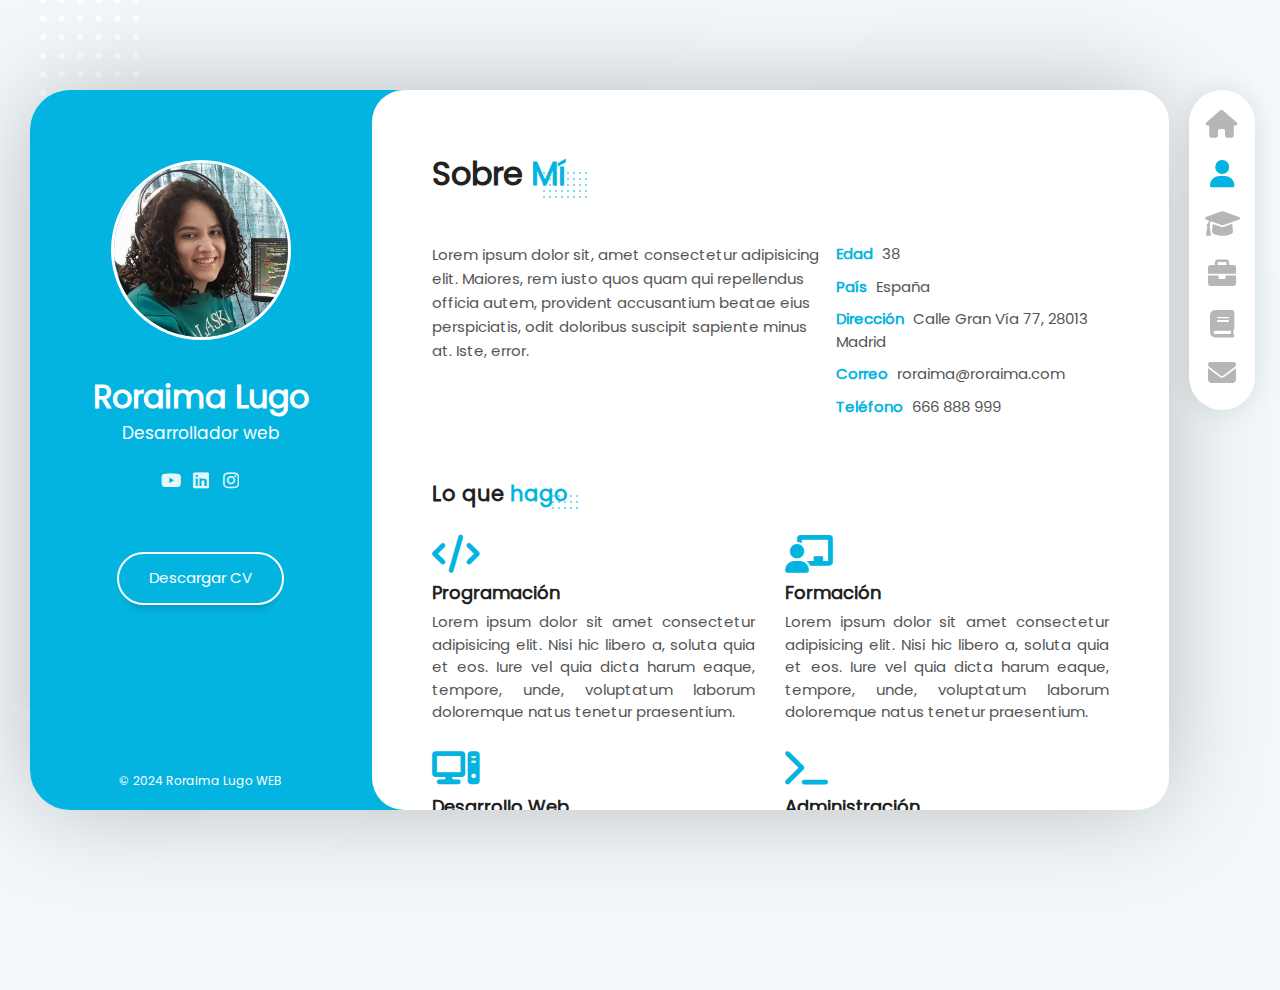
<file: sobre-mi.html>
<!DOCTYPE html>
<html lang="es">
<head>
    <meta charset="UTF-8">
    <meta http-equiv="X-UA-Compatible" content="IE=edge">
    <meta name="viewport" content="width=device-width, initial-scale=1, maximun-scale=1">
    <title>Portafolio - Roraima Lugo</title>

    <!--Estilos-->
    <link rel="stylesheet" href="./assets/fonts/fontawesome-free-6.1.2-web/css/all.min.css">
    <link rel="stylesheet" href="./assets/fonts/poppins/poppins.css">
    <link rel="stylesheet" href="./assets/css/reset.css">
    <link rel="stylesheet" href="./assets/css/scroll.css">
    <link rel="stylesheet" href="./assets/css/styles.css">
    <link rel="stylesheet" href="./assets/css/responsive.css">

    <!--Scripts JS-->
    <script src="./assets/js/menu.js" defer></script>
</head>
<body>
    
    <!--Layout Principal-->
    <div class="layout">

        <!--Barra lateral (info usuario)-->
        <aside class="layout__aside">

            <section class="aside__user-info">

                <!--Informacion general usuario-->
                <div class="user-info__general">
                    <div class="user-info__container-image">
                        <img src="./assets/img/default-user-2.jpeg" class="user-info__image" alt="Foto de perfil del usuario">
                    </div>

                    <h2 class="user-info__name">Roraima Lugo</h2>
                    <h4 class="user-info__job">Desarrollador web</h4>
                </div>

                <!--Menú de navegación-->
                <nav class="layout__menu">
                    <ul class="menu__list">
                        
                        <li class="menu__option">
                            <a href="index.html" class="menu__link">
                                <i class="fa-solid fa-home menu__icon"></i>
                                <span class="menu__overlay">Home</span>
                            </a>
                        </li>

                        <li class="menu__option">
                            <a href="sobre-mi.html" class="menu__link menu__link--active">
                                <i class="fa-solid fa-user menu__icon"></i>
                                <span class="menu__overlay">Sobre mí</span>
                            </a>
                        </li>

                        <li class="menu__option">
                            <a href="estudios.html" class="menu__link">
                                <i class="fa-solid fa-graduation-cap menu__icon"></i>
                                <span class="menu__overlay">Estudios</span>
                            </a>
                        </li>

                        <li class="menu__option">
                            <a href="portafolio.html" class="menu__link">
                                <i class="fa-solid fa-briefcase menu__icon"></i>
                                <span class="menu__overlay">Portafolio</span>
                            </a>
                        </li>

                        <li class="menu__option">
                            <a href="blog.html" class="menu__link">
                                <i class="fa-solid fa-book menu__icon"></i>
                                <span class="menu__overlay">Blog</span>
                            </a>
                        </li>

                        <li class="menu__option">
                            <a href="contacto.html" class="menu__link">
                                <i class="fa-solid fa-envelope menu__icon"></i>
                                <span class="menu__overlay">Contacto</span>
                            </a>
                        </li>

                    </ul>
                </nav>

                <!--Links a redes sociales-->
                <div class="user-info__links">
                    <ul class="links__social">

                        <li class="social__option">
                            <a href="#" class="social__link">
                                <i class="fa-brands fa-youtube social__icon"></i>
                            </a>
                        </li>

                        <li class="social__option">
                            <a href="#" class="social__link">
                                <i class="fa-brands fa-linkedin social__icon"></i>
                            </a>
                        </li>

                        <li class="social__option">
                            <a href="#" class="social__link">
                                <i class="fa-brands fa-instagram social__icon"></i>
                            </a>
                        </li>

                    </ul>
                </div>

                <!--Boton del curriculo-->
                <div class="user-info__buttons">
                    <a href="#" class="user-info__btn">Descargar CV</a>
                </div>


                <!--Pie de página-->
                <footer class="user-info__footer">
                    &copy; 2024 Roraima Lugo WEB
                </footer>

            </section>

        </aside>

        <!--Menu responsive-->
        <div class="layout__menu-toggle">
            <i class="menu-toggle__icon fa-solid fa-bars"></i>
            <i class="menu-toggle__icon fa-solid fa-xmark"></i>
        </div>

        <!--Contenido principal-->
        <main class="layout__content">

            <section class="content__page content__about">

                <header class="about__header">
                    <h1 class="about__title">Sobre <span class="title__color">Mí</span></h1>
                </header> 
                
                <section class="about__personal-info">
                    <article class="personal-info__bio">
                        <p class="personal-info__description">Lorem ipsum dolor sit, amet consectetur adipisicing elit. Maiores, rem iusto quos quam qui repellendus officia autem, provident accusantium beatae eius perspiciatis, odit doloribus suscipit sapiente minus at. Iste, error.</p>
                    </article>

                    <div class="personal-info__data">
                        <ul class="personal-info__list">
                            <li class="personal-info__option">
                                <span class="personal-info__title">Edad</span>
                                <span class="personal-info__value">38</span>
                            </li>

                            <li class="personal-info__option">
                                <span class="personal-info__title">País</span>
                                <span class="personal-info__value">España</span>
                            </li>

                            <li class="personal-info__option">
                                <span class="personal-info__title">Dirección</span>
                                <span class="personal-info__value">Calle Gran Vía 77, 28013 Madrid</span>
                            </li>

                            <li class="personal-info__option">
                                <span class="personal-info__title">Correo</span>
                                <span class="personal-info__value">roraima@roraima.com</span>
                            </li>

                            <li class="personal-info__option">
                                <span class="personal-info__title">Teléfono</span>
                                <span class="personal-info__value">666 888 999</span>
                            </li>
                        </ul>
                    </div>
                </section>

                <section class="about__services">
                    <header class="services__header">
                        <h2 class="services__title">
                            Lo que <span class="title__color">hago</span>
                        </h2>
                    </header>


                    <div class="services__container">
                        <article class="services_service">
                            <div class="service__icon">
                                <i class="fa-solid fa-code service__real-icon"></i>
                            </div>

                            <div class="service__content">
                                <h3 class="service__title">Programación</h3>
                                <p class="service__description">
                                    Lorem ipsum dolor sit amet consectetur adipisicing elit. Nisi hic libero a, soluta quia et eos. Iure vel quia dicta harum eaque, tempore, unde, voluptatum laborum doloremque natus tenetur praesentium.
                                </p>
                            </div>
                        </article>

                        <article class="services_service">
                            <div class="service__icon">
                                <i class="fa-solid fa-chalkboard-teacher service__real-icon"></i>
                            </div>

                            <div class="service__content">
                                <h4 class="service__title">Formación</h4>
                                <p class="service__description">
                                    Lorem ipsum dolor sit amet consectetur adipisicing elit. Nisi hic libero a, soluta quia et eos. Iure vel quia dicta harum eaque, tempore, unde, voluptatum laborum doloremque natus tenetur praesentium.
                                </p>
                            </div>
                        </article>

                        <article class="services_service">
                            <div class="service__icon">
                                <i class="fa-solid fa-computer service__real-icon"></i>
                            </div>

                            <div class="service__content">
                                <h3 class="service__title">Desarrollo Web</h3>
                                <p class="service__description">
                                    Lorem ipsum dolor sit amet consectetur adipisicing elit. Nisi hic libero a, soluta quia et eos. Iure vel quia dicta harum eaque, tempore, unde, voluptatum laborum doloremque natus tenetur praesentium.
                                </p>
                            </div>
                        </article>

                        <article class="services_service">
                            <div class="service__icon">
                                <i class="fa-solid fa-terminal service__real-icon"></i>
                            </div>

                            <div class="service__content">
                                <h3 class="service__title">Administración</h3>
                                <p class="service__description">
                                    Lorem ipsum dolor sit amet consectetur adipisicing elit. Nisi hic libero a, soluta quia et eos. Iure vel quia dicta harum eaque, tempore, unde, voluptatum laborum doloremque natus tenetur praesentium.
                                </p>
                            </div>
                        </article>
                    </div>
                </section>

                <section class="about__reviews">
                    <header class="reviews__header">
                        <h2 class="reviews__title">Reseñas</h2>
                    </header>

                    <div class="reviews__container">
                        <article class="reviews__review">
                            <div class="review__image-container">
                                <img src="./assets/img/testimonio1.jpg" class="review__image" alt="Cara de un cliente">
                            </div>

                            <div class="review__description">
                                <p class="review__text">
                                    Lorem ipsum dolor sit amet consectetur adipisicing elit. In deleniti consectetur adipisci beatae similique.
                                </p>
                            </div>

                            <div class="review__author">
                                <div review__author-info>
                                    <h4 class="review__name">Ana López</h4>
                                    <h5 class="review__company">Developers S.A.</h5>
                                </div>

                                <div class="review__author-icon">
                                    <i class="fa-solid fa-quote-right review__icon"></i>
                                </div>
                            </div>
                        </article>

                        <article class="reviews__review">
                            <div class="review__image-container">
                                <img src="./assets/img/testimonio2.jpg" class="review__image" alt="Cara de un cliente">
                            </div>

                            <div class="review__description">
                                <p class="review__text">
                                    Lorem ipsum dolor sit amet consectetur adipisicing elit. In deleniti consectetur adipisci beatae similique.
                                </p>
                            </div>

                            <div class="review__author">
                                <div review__author-info>
                                    <h4 class="review__name">Ruben Martínez</h4>
                                    <h5 class="review__company">Fullstack S.L.</h5>
                                </div>

                                <div class="review__author-icon">
                                    <i class="fa-solid fa-quote-right review__icon"></i>
                                </div>
                            </div>
                        </article>
                    </div>
                </section>

                <section class="about__clients">
                    <header class="clients__header">
                        <h2 class="clients__title">Clientes</h2>
                    </header>

                    <div class="clients__container">
                        <article class="clients_item">
                            <a href="#" class="clients__link">
                                <img src="./assets/img/cliente-1.png" class="clients__image" alt="logo cliente">
                            </a>
                        </article>

                        <article class="clients_item">
                            <a href="#" class="clients__link">
                                <img src="./assets/img/cliente-2.png" class="clients__image" alt="logo cliente">
                            </a>
                        </article>

                        <article class="clients_item">
                            <a href="#" class="clients__link">
                                <img src="./assets/img/cliente-3.png" class="clients__image" alt="logo cliente">
                            </a>
                        </article>

                        <article class="clients_item">
                            <a href="#" class="clients__link">
                                <img src="./assets/img/cliente-4.png" class="clients__image" alt="logo cliente">
                            </a>
                        </article>

                        <article class="clients_item">
                            <a href="#" class="clients__link">
                                <img src="./assets/img/cliente-5.png" class="clients__image" alt="logo cliente">
                            </a>
                        </article>
                    </div>
                </section>

                <section class="about__price">
                    <header class="prices__header">
                        <h2 class="prices__title">Precios</h2>
                    </header>

                    <div class="prices__container">
                        <article class="prices__box">
                            <div class="prices__subtitle">
                                <span class="prices__text">Normal</span>
                            </div>
                            <div class="prices__price">
                                <span class="prices__number">$20</span>
                                <small class="prices__advince">Al mes</small>
                            </div>
                            <div class="prices__buy">
                                <a href="#" class="prices__btn">Prueba Gratis</a>
                            </div>
                            <div class="prices__reward">
                                Un curso de desarrollo web
                            </div>
                            <div class="prices__reward">
                                Soporte a preguntas y dudas.
                            </div>
                            <div class="prices__reward">
                                Certificado de finalizacion.
                            </div>
                        </article>

                        <article class="prices__box">
                            <div class="prices__subtitle">
                                <span class="prices__text">Premium</span>
                            </div>
                            <div class="prices__price">
                                <span class="prices__number">$50</span>
                                <small class="prices__advince">Al mes</small>
                            </div>
                            <div class="prices__buy">
                                <a href="#" class="prices__btn">Prueba Gratis</a>
                            </div>
                            <div class="prices__reward">
                                Cinco cursos de desarrollo web
                            </div>
                            <div class="prices__reward">
                                Soporte a preguntas y dudas prioritarios.
                            </div>
                            <div class="prices__reward">
                                Certificado de finalizacion.
                            </div>
                        </article>
                    </div>
                </section>

                <section class="about__extra">
                    <header class="extra__header">
                        <h2 class="extra__title">Información <span class="title__color">Extra</span></h2>
                    </header>

                    <div class="extra__container">
                        <article class="extra__info">
                            <i class="fa-solid fa-heart extra__icon"></i>
                            <h4 class="extra__subtitle">Alumnos Contentos</h4>
                            <span class="extra__quantity">375.000</span>
                        </article>

                        <article class="extra__info">
                            <i class="fa-solid fa-clock extra__icon"></i>
                            <h4 class="extra__subtitle">Horas de Contenido</h4>
                            <span class="extra__quantity">800</span>
                        </article>

                        <article class="extra__info">
                            <i class="fa-solid fa-star extra__icon"></i>
                            <h4 class="extra__subtitle">Puntuación</h4>
                            <span class="extra__quantity">10</span>
                        </article>
                    </div>
                </section>

            </section>

        </main>

    </div>

</body>
</html>
</file>
<file: assets/fonts/poppins/poppins.css>
@font-face {
    font-family: "Poppins";
    src: url("./Poppins-Regular.ttf") format("truetype");
    font-weight: 400;
    font-style: normal;
}
</file>
<file: assets/css/scroll.css>
:root {
    --color-scrollbar: #D3D3D4;
    --color-background-scrollbar: #eee;
}

/* SCROLL CHROME */
.content__page::-webkit-scrollbar {
    width: 25px;
    background-color: transparent;
}

.content__page::-webkit-scrollbar-thumb {
    border: 10px solid transparent;
    box-shadow: none;
    border-radius: 40px;
}

.content__page:hover::-webkit-scrollbar-thumb {
    box-shadow: inset 0 0 0 10px var(--color-scrollbar);
}

.content__page:hover::-webkit-scrollbar-thumb:hover {
    border: 8px solid transparent;
    box-shadow: inset 0 0 0 10px var(--color-secondary);
}

.content__page::-webkit-scrollbar-track {
    background-color: transparent;
    margin: 40px 0;
}

/* SCROLL MOZ */
.content__page {
    scrollbar-width: thin; /* firefox */
    scrollbar-color: var(--color-scrollbar) transparent;
}

/* SCROLL CHROME BARRA LATERAL */
.layout__aside::-webkit-scrollbar {
    width: 25px;
    background-color: var(--color-secondary);
}

.layout__aside::-webkit-scrollbar-thumb {
    border: 10px solid transparent;
    box-shadow: none;
    border-radius: 40px;
}

.layout__aside:hover::-webkit-scrollbar-thumb {
    box-shadow: inset 0 0 0 10px var(--color-principal);
}

.layout__aside:hover::-webkit-scrollbar-thumb:hover {
    border: 8px solid transparent;
    box-shadow: inset 0 0 0 10px var(--color-principal);
}

.layout__aside::-webkit-scrollbar-track {
    background-color: transparent;
    margin: 40px 0;
}

/* SCROLL MOZ */
.layout__aside {
    scrollbar-width: thin; /* firefox */
    scrollbar-color: var(--color-scrollbar) var(--color-secondary);
}
</file>
<file: assets/css/styles.css>
/* DEFINICION DE VARIABLES */
:root {
    --color-principal: #fff;
    --color-secondary: #04B4E0;
    --color-background: #F2F7F9;
    --color-transparent: transparent;
    --color-icon: #B5B6B7;
    --color-title: #222;
    --color-subtitle: #888;
    --color-text: #555;
    --color-border-reviews: #E5E6E7;
    --color-company: #A5A6A7;
    --color-background-certificate: #F5F5F5;
    --color-background-contact: #FCFCFC;
}

/* ESTILOS GENERALES */
html {
    font-size: 10px;
}

body {
    width: 100%;
    height: auto;
    font-family: "Poppins", Helvetica, sans-serif;
    font-size: 1.5rem;
    background-color: var(--color-background);
    color: var(--color-text);
    overflow: hidden;
}

h1, h2, h3, h4, h5, h6 {
    color: var(--color-title);
}

/* IMAGEN DE FONDO */
body {    
    background-image: url('./../img/fondo.png');
    background-size: cover;
    background-repeat: no-repeat;
    background-position: -20px -120px;
}

/* ESTRUCTURA PRINCIPAL */
.layout {
    position: relative;
    min-width: 1290px;
    width: 75%;
    height: 80vh;
    min-height: 80vh;
    margin: 10vh auto;
    display: grid;
    grid-template-areas: 
        "aside content";
    grid-template-columns: 30% 70%;
    border-radius: 4rem;
    box-shadow: 0 0 100px -5px rgba(0, 0, 0, .25);    
}

/* BARRA LATERAL AZUL */
.layout__aside {
    grid-area: aside;
    border-radius: 4rem 0 0 4rem;
    overflow: auto;
    overflow-x: hidden;
}

.aside__user-info {
    display: flex;
    flex-direction: column;
    align-items: center;
    text-align: center;
    min-height: 100%;
    min-width: 30rem;
    background-color: var(--color-secondary);
    color: var(--color-principal);
}

.user-info__container-image {
    position: relative;
    display: inline-block;
    width: 18rem;
    margin-top: 7rem;
    z-index: 1,
}

.user-info__image {
    width: 100%;
    background-color: var(--color-principal);
    border: 3px solid var(--color-principal);
    border-radius: 20rem;
}

.user-info__container-image::after {
    content: '';
    position: absolute;
    top: 5%;
    left: 9%;
    z-index: -1;
    width: 100%;
    height: 100%;
    background-image: -webkit-repeating-radial-gradient(center center, #fff, #fff 1px, transparent 0px, transparent 100%);    
    background-size: 0.6rem 0.6rem;
    opacity: 0.;
    border-radius: 30rem;
}

.user-info__name {
    font-size: 3.2rem;
    font-weight: bold;
    color: var(--color-principal);
    margin-top: 2.6rem;
}

.user-info__job {
    font-size: 1.7rem;
    font-weight: 200;
    color: var(--color-principal);
}

.user-info__links {
    margin-bottom: 3.6rem;
}

.links__social {
    margin-top: 2rem;
    text-align: center;
    display: flex;
    flex-direction: row;
}

.social__option {
    height: 3rem;
    width: 3rem;
    font-size: 1.8rem;
    line-height: 3rem;
    opacity: 0.9;
    border-radius: 3rem;
    transition: all 300ms ease-in-out;
}

.social__option:hover {
    opacity: 1;
    background-color: rgba(255, 255, 255, .20);
}

.user-info__buttons {
    margin-top: 2rem;
    margin-bottom: 4rem;
}

.user-info__btn {
    border: 2px solid var(--color-principal);
    padding: 1.3rem 3rem;
    border-radius: 3.2rem;
    color: var(--color-principal);
    box-shadow: 0 10px 10px -8px rgba(0, 0, 0, .22);
    transition: all 300ms ease-in-out;
}

.user-info__btn:hover {
    background-color: var(--color-principal);
    color: var(--color-secondary);
}

.user-info__footer {
    position: absolute;
    bottom: 2rem;
    font-size: 1.2rem;
}

/* CONTENEDOR PRINCIPAL */
.layout__content {
    grid-area: content;
    height: 100%;
    min-height: 100%;
    background-color: var(--color-secondary);
    border-radius: 0 10rem 10rem 0;
}

.content__page {
    min-height: 100%;
    background-color: var(--color-principal);
    border-radius: 3.2rem;
    display: flex;flex-direction: column;
    justify-content: center;
    align-items: center;
}

.page__name {
    font-size: 6rem;
    margin-bottom: 1rem;
}

.page__job {
    font-size: 2.1rem;
    font-weight: lighter;
    color: var(--color-subtitle);
}


/* MENU NAVEGACION LATERAL */

.layout__menu {
    display: block;
    position: absolute;
    top: 0;
    right: -10.5rem;
    min-width: 11rem;
    background-color: var(--color-transparent);
}

.menu__list {
    position: relative;
    display: flex;
    flex-direction: column;
    justify-content: space-between;
    align-items: center;
    width: 60%;
    min-height: 32rem;
    padding: 2rem 0;
    margin-left: 2.5rem;
    background-color: var(--color-principal);
    box-shadow: 0 0 3rem -0.5rem rgba(0, 0, 0, .15);
    border-radius: 5rem;
}

.menu__option {
    display: block;
    width: 100%;
    text-align: center;
}

.menu__icon {
    color: var(--color-icon);
    font-size: 2.8rem;
    transition: all 300ms ease-in-out;
}

.menu__option:hover .menu__icon,
.menu__link--active .menu__icon {
    color: var(--color-secondary);
}

.menu__overlay {
    position: absolute;
    right: 0;
    margin-top: -3rem;
    opacity: 0;
    display: block;
    padding: 0.5rem 1rem;
    color: var(--color-principal);
    background-color: var(--color-secondary);
    white-space: nowrap;
    transition: all 300ms  ease-in-out;
}

.menu__option:hover .menu__overlay {
    opacity: 1;
    right: 100%;
}

/* ESTILOS GENERALES SOBRE MI, ESTUDIOS, PORTAFOLIO, BLOG, CONTACTO  */
.content__about,
.content__resume,
.content__portfolio,
.content__blog,
.content__contact {
    display: block;
    height: 100%;
    min-height: 100%;
    overflow: auto;
    padding: 6rem;
    padding-right: 3rem;        
}

.about__header,
.resume__header,
.portfolio__header,
.blog__header,
.contact__title {
    display: inline-block;
    margin-bottom: 4.5rem;
}

.about__title,
.resume__title,
.portfolio__title,
.blog__title,
.contact__title {
    font-size: 3.2rem;
    position: relative;
}

.about__title::after,
.resume__title::after,
.portfolio__title::after,
.blog__title::after,
.contact__title::after {
    content: '';
    position: absolute;
    top: 2rem;
    right: -2.5rem;
    width: 5rem;
    height: 3rem;
    background-image: -webkit-repeating-radial-gradient(center center, var(--color-secondary), var(--color-secondary) 1px, transparent 0px, transparent 100% );
    background-size: 6px 6px;
    opacity: 0.5;
}

.title__color {
    color: var(--color-secondary);
}

/* ABOUT - INFORMACION PERSONAL */

.about__personal-info {
    display: flex;
    flex-direction: row;
    width: 100%;
    margin-bottom: 5rem;
}

.personal-info__bio {
    flex-basis: 55%;
}

.personal-info__description {
    font-size: 1.5rem;
    line-height: 2.4rem;
}

.personal-info__data {
    flex-basis: 45%;
    padding: 0 1.5rem;
}

.personal-info__option {
    margin-bottom: 1rem;
}

.personal-info__title {
    margin-right: 0.5rem;
    color: var(--color-secondary);
    font-weight: 600;
}

/* Estilos Generales compartidos ABOUT, ESTUDIOS */
.about__services,
.about__reviews,
.about__clients,
.about__prices,
.about__extra {
    width: 100%;
    margin-bottom: 3rem;
}

.services__header,
.reviews__header,
.clients__header,
.prices__header,
.extra__header,
.resume__subheader,
.contact__form-header {
    text-align: center;
    display: inline-block;
    padding-right: 1.2rem;
    margin-bottom: 2.5rem;
    position: relative;
}

.services__title,
.reviews__title,
.clients__title,
.prices__title,
.extra__title,
.resume__subtitle,
.form-header__title {
    font-size: 2.1rem;
}

.services__title::after,
.reviews__title::after,
.clients__title::after,
.prices__title::after,
.extra__title::after,
.resume__subtitle::after,
.form-header__title::after {
    content: '';
    content: '';
    position: absolute;
    top: 1.5rem;
    right: 0;
    width: 3rem;
    height: 2rem;
    background-image: -webkit-repeating-radial-gradient(center center, var(--color-secondary), var(--color-secondary) 1px, transparent 0px, transparent 100% );
    background-size: 6px 6px;
    opacity: 0.5;
}

/* ABOUT - SERVICIOS */

.services__container {
    width: 100%;
    display: flex;
    flex-direction: row;
    flex-wrap: wrap;
}

.services_service {
    flex-basis: calc(50% - 3rem);
    margin-right: 3rem;
    margin-bottom: 2.5rem;
}

.service__icon .service__real-icon {
    color: var(--color-secondary);
    font-size: 3.8rem;
}

.service__title {
    font-size: 1.8rem;
    margin: 0.5rem 0;
}

.service__description {
    font-size: 1.5rem;
    text-align: justify;
}

/* ABOUT - REVIEWS */
.reviews__container {
    width: 100%;
    display: flex;
    flex-direction: row;
    flex-wrap: wrap;
}

.reviews__review {
    flex-basis: calc(50% - 2.5rem);
    border: 2px solid var(--color-border-reviews);
    border-radius: 2rem;
    padding-top: 0;
    padding-right: 2.5rem;
    padding-left: 2.5rem;
    padding-bottom: 1.5rem;
    margin-right: 2.5rem;
    margin-top: 4.5rem;
    margin-bottom: 1rem;
}

.review__image-container {
    width: 100%;
}

.review__image {
    max-width: 9rem;
    max-height: 9rem;
    border-radius: 9rem;
    margin: 0 auto;
    margin-top: -4.5rem;
    margin-bottom: 2rem;
    box-shadow: 0px 10px 10px -5px rgba(0, 0, 0, 0.22);
}

.review__description {
    margin-bottom: 1rem;
}

.review__text {
    font-size: 1.5rem;
    line-height: 2.4rem;
}

.review__author {
    margin-top: 2rem;
    display: flex;
    flex-direction: row;
    justify-content: space-between;
}

.review__name {
    margin-bottom: 0.5rem;
    font-size: 1.5rem;
}

.review__company {
    color: var(--color-company);
    font-weight: 300;
    font-size: 1.3rem;
}

.review__icon {
    font-size: 4rem;
    opacity: 0.5;
    color: var(--color-secondary);
}

/* ABOUT -CLIENTES */
.about__clients {
    width: 100%;
    margin-bottom: 2rem;
}

.clients__header {
    margin-bottom: 3rem;
}

.clients__container {
    display: flex;
    flex-direction: row;
    justify-content: space-between;
}

.clients__link {
    display: block;
    width: 100%;
    opacity: 0.7;
    transition: all 300ms ease-in-out;
}

.clients__link:hover {
    opacity: 1;
}

.clients__image {
    width: 14.5rem;
    padding: 1.5rem;
    margin-bottom: 1.5rem;
}

/* ABOUT - PRECIOS */

.prices__container {
    margin-bottom: 5rem;
    display: flex;
    flex-direction: row;
}

.prices__box {
    flex-basis: 50%;
    height: 100%;
    margin-right: 3rem;
    padding: 3rem;
    border: 2px solid var(--color-border-reviews);
    border-radius: 1.5rem;
    text-align: center;
    transition: all 300ms ease-in-out;
}

.prices__box:last-of-type {
    margin-right: 0;
}

.prices__box:hover,
.extra__info:hover {
    box-shadow: 0 18px 24px -5px rgba(0, 0, 0, 0.15);
    transform: translateY(-1rem);
}

.prices__subtitle {
    margin-bottom: 3rem;
}

.prices__text {
    position: relative;
    display: inline-block;
}

.prices__box:hover .prices__text::after {
    content: '';
    position: absolute;
    left: 0;
    right: 0;
    bottom: -0.3rem;
    height: 0.2rem;
    background-color: var(--color-secondary);
}

.prices__price {
    padding-bottom: 1rem;
}

.prices__number {
    display: block;
    font-size: 4.2rem;
    line-height: 1;
    color: var(--color-title);    
}

.prices__advince {
    display: block;
    color: var(--color-subtitle);
}

.prices__buy {
    padding-top: 2.5rem;
    padding-bottom: 3rem;
}

.prices__btn {
    display: inline-block;
    padding: 1.2rem 3.1rem;
    border: 2px solid var(--color-border-reviews);
    box-shadow: 0 10px 10px -8px rgba(--color-border-reviews);
    border-radius: 3rem;
    color: var(--color-text);
    transition: all 300ms ease-in-out;
}

.prices__btn:hover {
    border: 2px solid var(--color-secondary);
    background-color: var(--color-secondary);
    color: var(--color-principal);
}

.prices__reward {
    font-size: 1.4rem;
    padding: 0.6rem 0;

}

/* ABOUT - INFORMACION EXTRA */
.extra__container {
    width: 100%;
    margin-bottom: 1.5rem;
    display: flex;
    flex-direction: row;
    flex-wrap: wrap;
    justify-content: space-between;    
}

.extra__info {
    flex-basis: 30%;
    padding: 2.5rem 1rem;
    border: 2px solid var(--color-border-reviews);
    text-align: center;
    border-radius: 1rem;
    transition: all 300ms ease-in-out;
}

.extra__info:hover {
    transform: translateY(-0.5rem);
}

.extra__icon {
    font-size: 3.3rem;
    color: var(--color-secondary);
    margin-bottom: 1rem;
}

.extra__subtitle {
    font-size: 1.5rem;
    margin: 1.5rem;
}

.extra__quantity {
    display: block;
    font-size: 3.6rem;
    line-height: 5rem;
    margin: 1.5rem 1rem;
    margin-bottom: 0;
    color: var(--color-subtitle);
}

/* ESTUDIOS */
.resume__container {
    width: 100%;
    display: flex;
    flex-direction: row;
}

.resume__left {
    flex-basis: 58%;
    margin-right: 1.5rem;
}

.resume__timelines {
    margin-bottom: 5rem;
}

.timelines__timeline {
    position: relative;
    width: 100%;
    display: flex;
    flex-direction: row;
    margin-bottom: 1.5rem;
}

.timeline__header {
    flex-basis: 30%;
    text-align: right;
    padding-right: 2.5rem;
}

.timeline__year {
    margin: 3px 0;
    line-height: 1.9rem;
    font-size: 1.4rem;
}

.timeline__company {
    display: block;
    font-size: 1.3rem;
    font-weight: lighter;
    color: var(--color-company)   
}

.timeline__description {
    width: 70%;
    padding-left: 2.5rem;
    padding-right: 1.5rem;
}

.timeline__text {
    font-size: 1.4rem;
    margin-bottom: 1rem;
}

.timeline__divider {
    position: absolute;
    top: 0;
    left: 30%;
    bottom: -1.8rem;
    width: 1px;
    background-color: var(--color-scrollbar);
}

.timeline__divider::before {
    content: '';
    position: absolute;
    margin-top: 0.4rem;
    margin-left: -0.8rem;
    width: 1.7rem;
    height: 1.7rem;
    background-color: var(--color-secondary);
    border-radius: 10rem;
    opacity: 0.25;
}

.timeline__divider::after {
    content: '';
    position: absolute;
    margin-top: 0.8rem;
    margin-left: -0.4rem;
    width: 0.9rem;
    height: 0.9rem;
    background-color: var(--color-principal);
    border-radius: 10rem;
    border: 2px solid var(--color-secondary);
    opacity: 1;
}

.resume__right {
    flex-basis: 41%;
    padding: 0 1.5rem;
}

.resume__skills {
    width: 100%;
    margin-bottom: 3rem;
}

.skills__title {
    display: flex;
    justify-content: space-between;   
}

.skills__text {
    font-size: 1.3rem;
    line-height: 1.4rem;
    margin-bottom: 0.4rem;
}

.skills__number {
    font-size: 1.1rem;
    line-height: 1.4rem;
    margin-bottom: 0.4rem;
    color: var(--color-subtitle);
}

.skills__progressbar {
    width: 100%;
    height: 1rem;
    border: 1px solid var(--color-secondary);
    border-radius: 1rem;
    background-color: var(--color-principal);
    margin-bottom: 1.5rem;
}

.skills__percentage {
    width: 40%;
    height: 0.8rem;
    background-color: var(--color-secondary);
    border: 2px solid var(--color-principal);
    border-radius: 1rem;
}

.skills__percentage--p90 {width: 90%;}
.skills__percentage--p70 {width: 70%;}
.skills__percentage--p60 {width: 60%;}
.skills__percentage--p80 {width: 80%;}
.skills__percentage--p97 {width: 97%;}
.skills__percentage--p85 {width: 85%;}
.skills__percentage--p92 {width: 92%;}
.skills__percentage--p91 {width: 81%;}

.knowledges__list {
    display: flex;
    flex-direction: row;
    flex-wrap: wrap;
}

.knowledges__option {
    padding: 0.5rem 1rem;
    margin: 0.3rem 0.3rem;
    font-size: 1.4rem;
    background-color: var(--color-secondary);
    border-radius: 0.3rem;
    color: var(--color-principal);
}

.certificates__container {
    display: flex;
    flex-direction: row;
    flex-wrap: wrap;
    gap: 3rem;
}

.certificates__certificate {
    flex-basis: calc(50% - 1.5rem);    
    border: 2px solid var(--color-border-reviews);
    border-radius: 0.8rem;
    display: flex;
    flex-direction: row;
}

.certificate__logo {
    width: 15rem;
    height: 100%;
    padding: 2.5rem;
    background-color: var(--color-background-certificate);
    display: flex;
    align-items: center;
    justify-content: center;
}

.certificates__image {    
    width: 100%;
}

.certificate__content {
    padding: 2rem 2.5rem;
}

.certificate__title {
    font-size: 1.6rem;
    margin-bottom: 0.5rem;
}

.certificate__id {
    display: block;
    margin-bottom: 0.3rem;
    font-size: 1.3rem;
    color: var(--color-subtitle);
}

.certificate__date {
    font-size: 1.2rem;
    color: var(--color-subtitle);
    opacity: 0.9;
}

/* PORTAFOLIO */
.portfolio__navbar {
    margin-bottom: 3rem;
}

.portfolio__menu {
    display: flex;
    flex-direction: row;
    flex-wrap: wrap;
    gap: 1.5rem;
}

.portfolio__option {
    font-size: 1.3rem;    
    opacity: 0.7;
}

.portfolio__option--active {
    opacity: 1;
} 

.portfolio__link {
    color: var(--color-subtitle);
    cursor: pointer;
}

.portfolio__link:hover {
    color: var(--color-secondary);
}

.portfolio__gallery {
    display: flex;
    flex-direction: row;
    flex-wrap: wrap;
}

.gallery__item {
    position: relative;
    flex-basis: 33.3%;
    padding: 0.7rem;
}

.gallery__container-image {
    overflow: hidden;
}

.gallery__image {
    transition: all 300ms ease-in-out;
}

.gallery__item:hover .gallery__image {
    transform: scale(1.1);
}

.gallery__title {
    font-size: 1.6rem;
    padding: 1.5rem 0;
    font-weight: bold;
}

.gallery__icon {
    opacity: 0;
    position: absolute;
    top: 1.5rem;
    right: 1.5rem;
    width: 3rem;
    height: 3rem;
    font-size: 1.6rem;
    text-align: center;
    line-height: 3rem;
    background-color: var(--color-principal);
    color: var(--color-secondary);
    transition: all 450ms ease-in-out;
}

.gallery__category {
    opacity: 0;
    position: absolute;
    top: 1.5rem;
    left: 1.5rem;
    padding: 0.2rem 0.7rem;
    font-size: 1.1rem;
    background-color: var(--color-principal);
    color: var(--color-text);
    transition: all 450ms ease-in-out;
}

.gallery__item:hover .gallery__icon,
.gallery__item:hover .gallery__category {
    opacity: 1;
}

/* BLOG */
.blog__articles {
    display: flex;
    flex-direction: row;
    flex-wrap: wrap;
    margin-bottom: 2.5rem;
}

.articles__article {
    flex-basis: 50%;
    padding: 0 1.5rem;
    padding-bottom: 3.5rem;
}

.article__top {
    position: relative;
    overflow: hidden;
}

.article__category {
    position: absolute;
    top: 1rem;
    left: 1rem;
    font-size: 1.1rem;
    line-height: 2rem;
    padding: 0.1rem 0.7rem;
    background-color: var(--color-principal);
    color: var(--color-text);
    z-index: 3;
}

.article__mask {
    width: 100%;
    height: 18.5rem;
    overflow: hidden;
}

.article__image {
    display: block;
    z-index: 1;
    transition: all 300ms ease-in-out;
}

.article__top:hover .article__image {
    transform: scale(1.1);
}

.article__logo {
    transition: all 200ms ease-in-out;
    opacity: 0;
}

.article__icon {
    position: absolute;
    top: calc(50% - 2.2rem);
    left: calc(50% - 2.2rem);
    width: 4.4rem;
    text-align: center;
    font-size: 4.4rem;

}

.article__top:hover .article__logo {
    opacity: 1;
}

.article__bottom {
    margin: 0;
    padding: 2.1rem;
    padding-top: 1.5rem;
    border: 0.1rem solid var(--color-border-reviews);
    border-top: 0;
}

.article__date {
    display: block;
    font-size: 1.1rem;    
    font-weight: 300;
    color: var(--color-subtitle);
}

.article__title {
    font-size: 1.8rem;    
}

/* CONTACTO */
.contact__container {
    display: flex;
    flex-direction: row;
}

.contact__info {
    flex-basis: 33%;
    padding: 0 1.5rem;
}

.contact__data {
    width: 100%;
    margin-bottom: 1.5rem;
    padding: 2rem 1rem;
    text-align: center;
    background-color: var(--color-background-contact);
    border: 0.1rem solid var(--color-border-reviews);
}

.contact__icon {
    font-size: 3.3rem;
    color: var(--color-secondary)
}

.contact__subtitle {
    font-size: 1.5rem;
    margin-top: 1rem;
}

.contact__form-box {
    flex-basis: 66%;
    padding: 0 1.5rem;
}

.form__container {
    display: flex;
    flex-direction: row;
}

.form__left {
    flex-basis: 47%;
    margin-right: 1.5rem;
}

.form__group {
    position: relative;
    margin-bottom: 2.5rem;
}

.form__input{
    position: relative;
    width: 100%;
    height: 4.2rem;
    display: block;
    border: 0.2rem solid var(--color-border-reviews);
    border-radius: 0.5rem;
    outline: none;
    box-shadow: 0 1rem 1rem -8px rgba(0, 0, 0, .10);
    font-size: 1.5rem;
    padding: 1rem 1.2rem;
    background-color: transparent;
    line-height: 2.1rem;
}

.form__input:focus {
    border: 0.2rem solid var(--color-secondary);
}

.form__label {
    position: absolute;
    top: 1rem;
    left: 1.5rem;
    color: var(--color-company);
    transition: all 300ms ease-in-out;
    pointer-events: none;
}

.form__input::-webkit-input-placeholder {
    color: transparent;
}

.form__input::-moz-placeholder {
    color: transparent;
}

.form__right {
    flex-basis: 50%; 
    max-height: 100%;
}

.form__input:focus~label,
.form__input:not(:placeholder-shown)~label {
    top: -2rem;
    left: 0;
    z-index: 1;
    font-size: 1.3rem;
    color: var(--color-secondary);
}

.form__group--textarea {
    height: 100%;
}

.form__input--textarea {
    display: block;    
    resize: none;
    height: 100%;
}

.form__button {
    padding: 1rem 3rem;
    font-size: 1.5rem;
    border: 0.2rem solid var(--color-secondary);
    color: var(--color-title);
    background-color: var(--color-principal);
    border-radius: 3rem;
    box-shadow: 0 1rem 1rem -8px rgba(0, 0, 0, 0.22);
    transition: all 300ms ease-in-out;
    cursor: pointer;
}

.form__button:hover {
    background-color: var(--color-secondary);
    color: var(--color-principal);
}

.contact__map {
    width: 100%;
    min-height: 15rem;
    margin-bottom: 3.5rem;
    overflow: hidden;
}

.contact__iframe {
    width: 100%;
    height: 14rem;
}
</file>
<file: assets/css/responsive.css>
.layout__menu-toggle {
    display: none;
}

@media (max-width: 1490px) {
    body {
        padding: 0;
    }
    
    .layout {
        min-width: auto;
        width: 85%;
    }
}

@media (max-width: 1320px) {
    .layout {
        width: 89%;
        margin-left: 3rem;
    }
}

@media (max-width: 1160px) {
    .layout {
        width: 85%;
        margin-left: 4rem;
    }

    .certificates__certificate {
        flex-basis: 100%;
    }
}

@media (max-width: 1060px) {
    body {
        background-image: none;
        position: static;
    }

    .layout {
        width: 100%;
        height: 100%;
        min-height: 100%;
        margin: 0;
        border-radius: 0;
        grid-template-areas: 'content' ;
        grid-template-columns: 100%; 
        overflow-x: hidden;       
    }

    .layout__menu-toggle {
        z-index: 9999;
        display: block;
        position: absolute;
        right: 1rem;
        top: 1rem;
        width: 4.8rem;
        height: 4.8rem;
        line-height: 4.8rem;
        font-size: 2.5rem;
        text-align: center;
        background-color: var(--color-secondary);
        color: var(--color-principal);
        border-radius: 3rem;
        cursor: pointer;
        transition: all 500ms ease-in-out;
    }

    .menu-toggle__icon {
        color: var(--color-principal);
        display: block;
        position: absolute;
        top: 25%;
        left: 28%;
        transition: all 300ms ease-in-out;
    }

    .fa-bars {
        opacity: 1;
    }
    
    .fa-xmark {
        opacity: 0;
    }    

    .layout__aside {
        display: block;
        position: absolute;
        max-width: 33rem;
        top: 0;
        right: 0;
        bottom: 0;
        text-align: center;
        overflow: auto;
        border-radius: 0;
        transition: all 300ms ease-in-out;
        z-index: 999;
        margin-right: -100%;
        opacity: 0;
    }

    .layout__aside--visible {
        width: 100%;
        margin-right: 0;
        opacity: 1;
    }

    .layout__aside--hidden {
        margin-right: -100%;
        opacity: 0;
    }

    .user-info__container-image {
        width: 13rem;
        margin-top: 3rem;
        display: inline-block;
    }

    .user-info__name {
        font-size: 3rem;
        margin-top: 0.5rem;
        margin-bottom: 1rem;
    }

    .layout__menu {
        position: static;
        margin: 3rem 0;
    }

    .menu__list {
        position: static;
        width: 100%;
        background-color: var(--color-secondary);
        box-shadow: none;
        margin-left: 0;
        padding: 0;
        min-height: auto;        
    }

    .menu__link {
        text-decoration: none;
        display: block;
        padding: 1.2rem 0;
    }

    .menu__overlay {
        position: static;
        opacity: 0.7;
        margin-top: 0;
        padding: 0;
        box-shadow: none;
        font-size: 1.6rem;
    }

    .menu__link--active .menu__overlay {
        opacity: 1;
    }

    .menu__icon {
        display: none;
    }

    .links__social {
        margin-top: 0;
    }

    .user-info__footer {
        position: static;
        padding-bottom: 2rem;
    }

    .layout__content {
        border: 0;
        background-color: transparent;
        height: 100%;
        width: 100%;
    }

    .content__page {
        border-radius: 0;
        height: 100vh;
    }

    
}

@media (max-width: 800px) {
    .reviews__container {
        margin-top: 6rem;
        flex-direction: column;
    }
    
    .reviews__review {
        flex-basis: 100%;
    }

    .clients__container {
        flex-wrap: wrap;
        justify-content: space-around;
    }

    .prices__container {
        flex-direction: column;
    }

    .prices__box {
        flex-basis: 100%;
        margin: 0;        
    }

    .prices__box:last-child {
        margin-top: 2rem;
    }

    .gallery__item {
        flex-basis: 50%;
    }

    .articles__article {
        flex-basis: 100%;
    }
}

@media (max-width: 585px) {
    .about__personal-info {
        flex-direction: column;
    }

    .personal-info__data {
        flex-basis: 100%;
        padding: 0;
        margin-top: 2rem;
    }

    .services__container {
        flex-direction: column;
    }

    .services_service {
        flex-basis: 100%;
        margin-right: 0;
        margin-bottom: 3rem;
    }
    
    .extra__container {
        flex-direction: column;
        gap: 2rem;
    }

    .resume__container {
        flex-direction: column;
    }

    .resume__right {
        flex-basis: 100%;
        padding: 0;
        margin-bottom: 3rem;
    }

    .contact__container {
        flex-direction: column;
    }
}

@media (max-width: 585px) {
    .page__name {
        font-size:4.8rem;
        line-height: 5.6rem;
        text-align: center;
    }

    .certificate__logo {
        width: 100%;
    }

    .gallery__item {
        flex-basis: 100%;
    }

    .form__container {
        flex-direction: column;
    }

    .form__left {
        flex-basis: 100;
        margin-right: 0;
    }

    .form__right {
        flex-basis: 100%;
        max-width: 100%;
        max-height: 100%;
    }
}
</file>
<file: assets/css/loader.css>
.loader {
    margin: 0 auto;
    display: block;
    margin-top: 20px;
    width: 48px;
    height: 48px;
    border: 5px solid var(--color-secondary);
    border-bottom-color: transparent;
    border-radius: 50%;
    box-sizing: border-box;
    animation: rotation 1s linear infinite;
}

@keyframes rotation {
    0% {
        transform: rotate(0deg);
    }
    100% {
        transform: rotate(360deg);
    }
}
</file>
